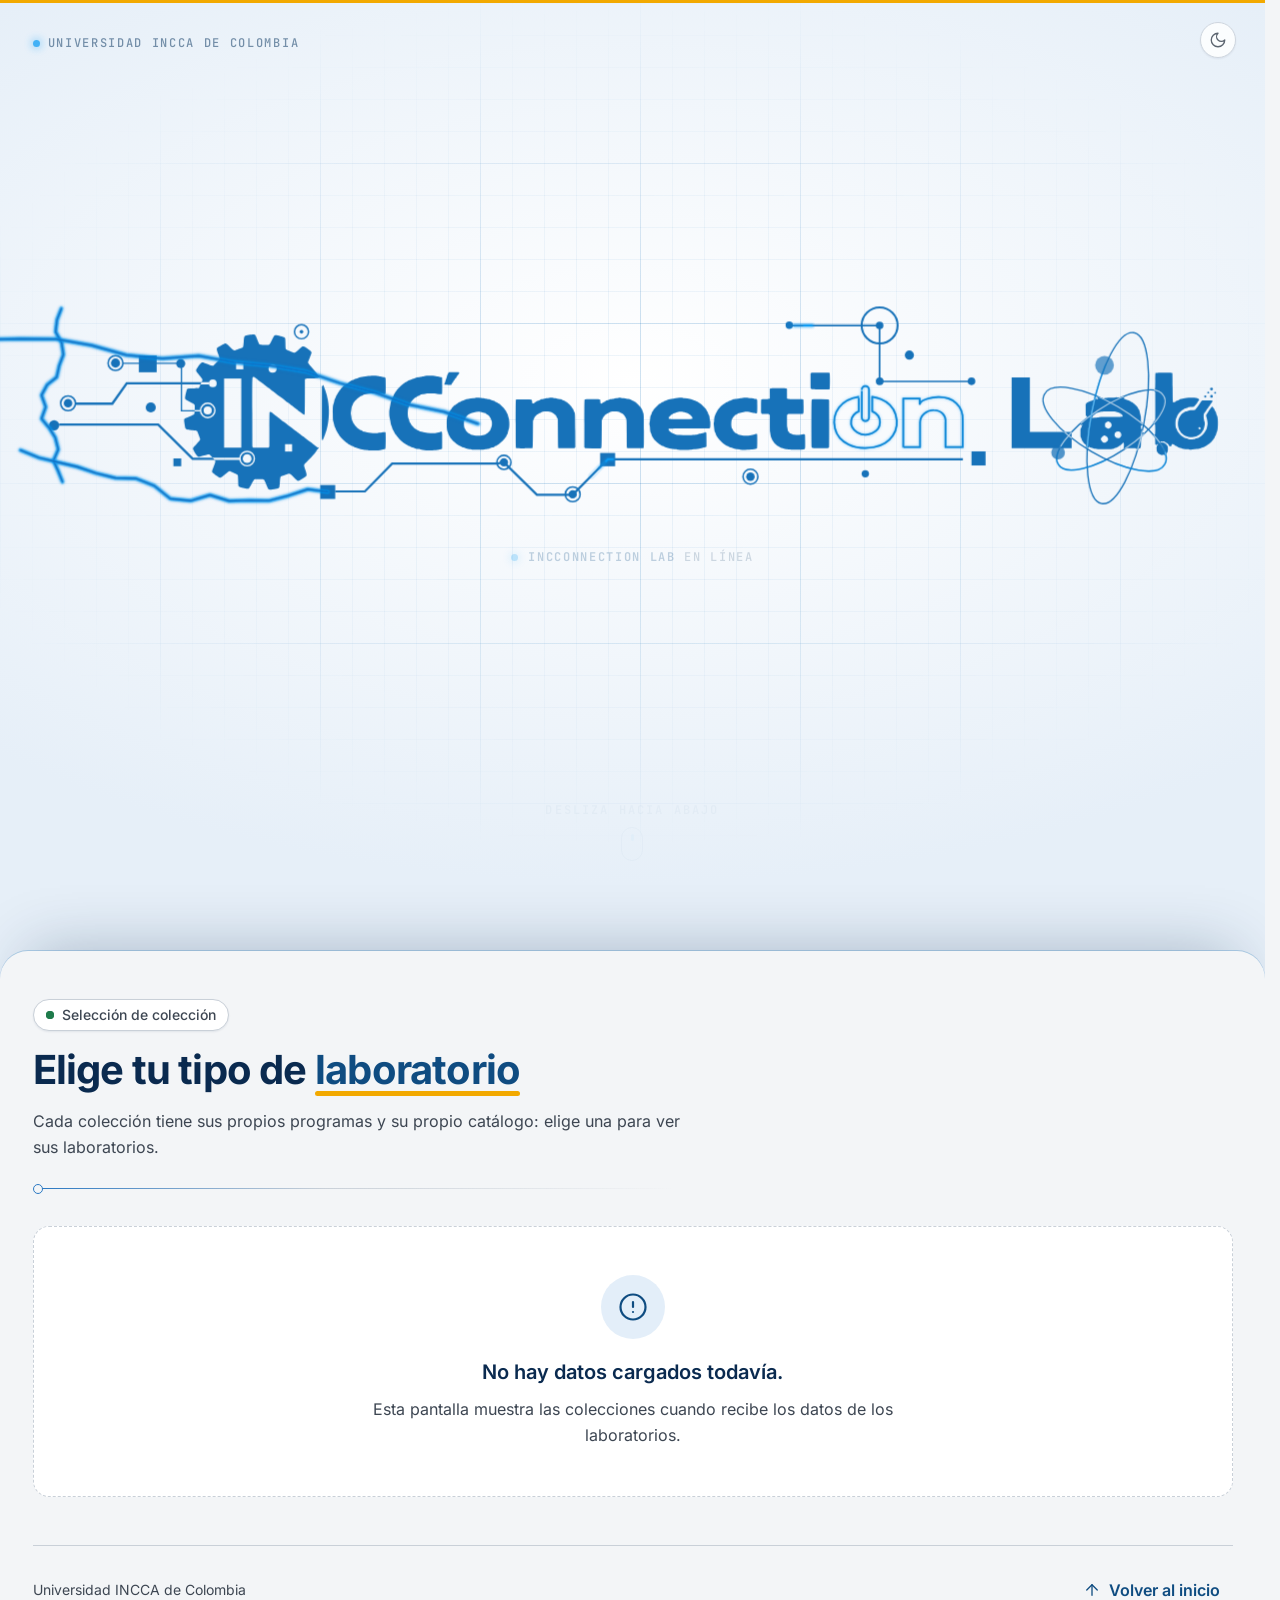
<file: index.html>
<!DOCTYPE html>
<html lang="es">
<head>
  <meta charset="UTF-8" />
  <meta name="viewport" content="width=device-width, initial-scale=1, viewport-fit=cover" />
  <title>Laboratorios · INCConnection Lab</title>
  <meta name="color-scheme" content="light dark" />
  <!-- theme-color = --incca-primary-900 en claro y el fondo del tema oscuro (diseño/DESIGN.md §3.1 y §3.7) -->
  <meta name="theme-color" media="(prefers-color-scheme: light)" content="#0A2A4F" />
  <meta name="theme-color" media="(prefers-color-scheme: dark)" content="#060F1E" />
  <link rel="icon" href="data:," />
  <!-- Tema guardado: va antes del CSS para que no parpadee -->
  <script src="./assets/js/tema-init.js?v=2.1.0"></script>
  <link rel="preload" href="./assets/fonts/inter-latin-wght-normal.woff2" as="font" type="font/woff2" crossorigin />
  <link rel="preload" href="./assets/fonts/jetbrains-mono-latin-wght-normal.woff2" as="font" type="font/woff2" crossorigin />
  <link rel="stylesheet" href="./assets/css/styles.css?v=2.1.0" />
  <link rel="stylesheet" href="./assets/css/logo-intro.css?v=2.1.0" />
  <link rel="stylesheet" href="./assets/css/index-styles.css?v=2.1.0" />
</head>
<body>
  <noscript>
    <div class="noscript-full">Esta página necesita JavaScript habilitado.</div>
  </noscript>
  <main id="app"><!-- todo el contenido lo inyecta assets/js/index-main.js --></main>
  <script src="./assets/js/visor-ui.js?v=2.1.0"></script>
  <!-- Intro del logo (opcional): geometría vectorial generada + animación. Sin estos dos, la pantalla muestra solo el selector. -->
  <script src="./assets/js/logo-intro-svg.js?v=2.1.0"></script>
  <script src="./assets/js/logo-intro.js?v=2.1.0"></script>
  <script src="./assets/js/index-main.js?v=2.1.0"></script>
</body>
</html>
</file>
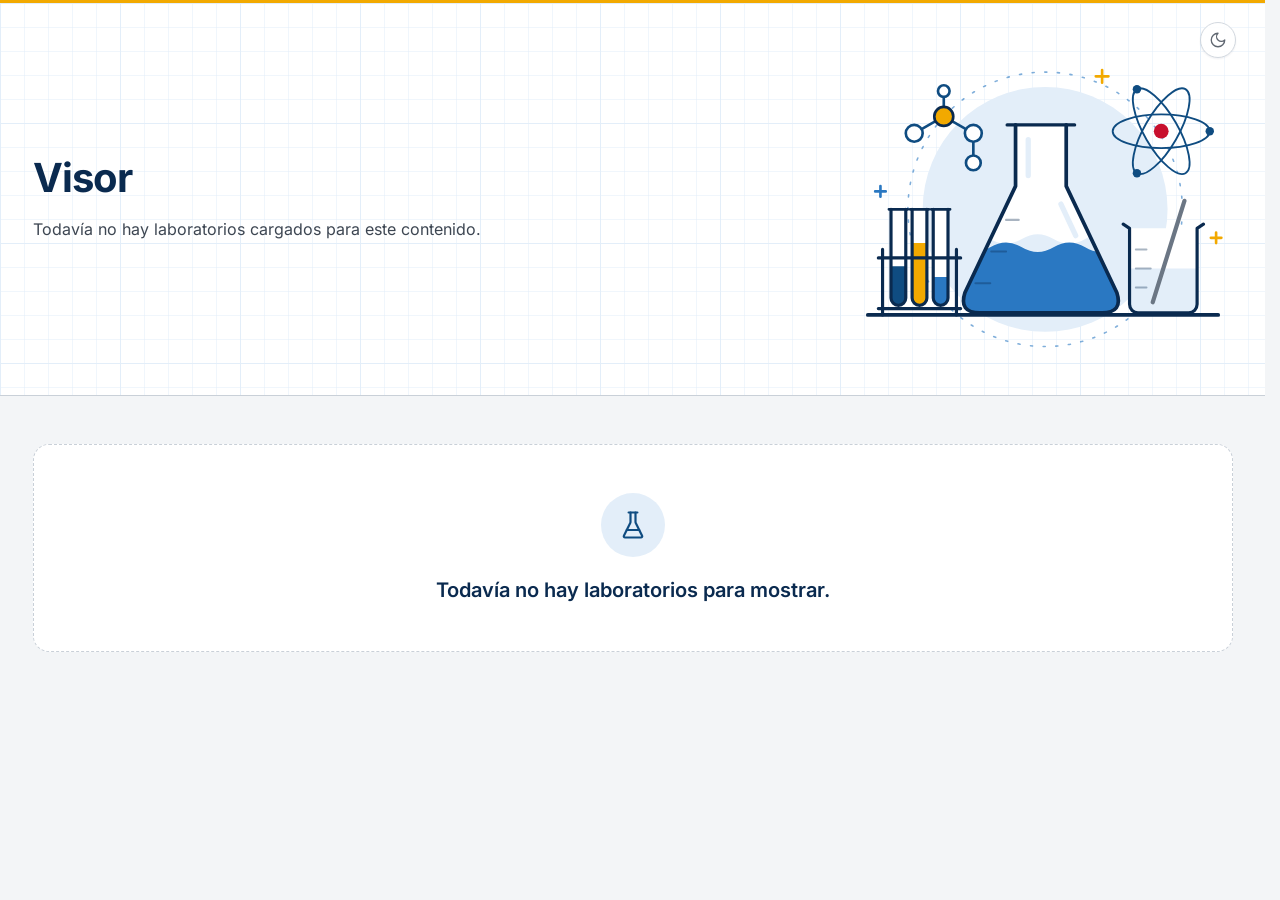
<file: catalogo.html>
<!DOCTYPE html>
<html lang="es">
<head>
  <meta charset="UTF-8" />
  <meta name="viewport" content="width=device-width, initial-scale=1, viewport-fit=cover" />
  <title>Visor</title>
  <meta name="color-scheme" content="light dark" />
  <!-- theme-color = --incca-primary-900 en claro y el fondo del tema oscuro (diseño/DESIGN.md §3.1 y §3.7) -->
  <meta name="theme-color" media="(prefers-color-scheme: light)" content="#0A2A4F" />
  <meta name="theme-color" media="(prefers-color-scheme: dark)" content="#060F1E" />
  <link rel="icon" href="data:," />
  <!-- Tema guardado: va antes del CSS para que no parpadee -->
  <script src="./assets/js/tema-init.js?v=2.1.0"></script>
  <link rel="preload" href="./assets/fonts/inter-latin-wght-normal.woff2" as="font" type="font/woff2" crossorigin />
  <link rel="stylesheet" href="./assets/css/styles.css?v=2.1.0" />
</head>
<body>
  <noscript>
    <div class="noscript-full">Este visor necesita JavaScript habilitado para mostrar los laboratorios.</div>
  </noscript>
  <main id="app"><!-- todo el contenido lo inyecta assets/js/main.js --></main>
  <script src="./assets/js/visor-ui.js?v=2.1.0"></script>
  <script src="./assets/js/main.js?v=2.1.0"></script>
</body>
</html>
</file>
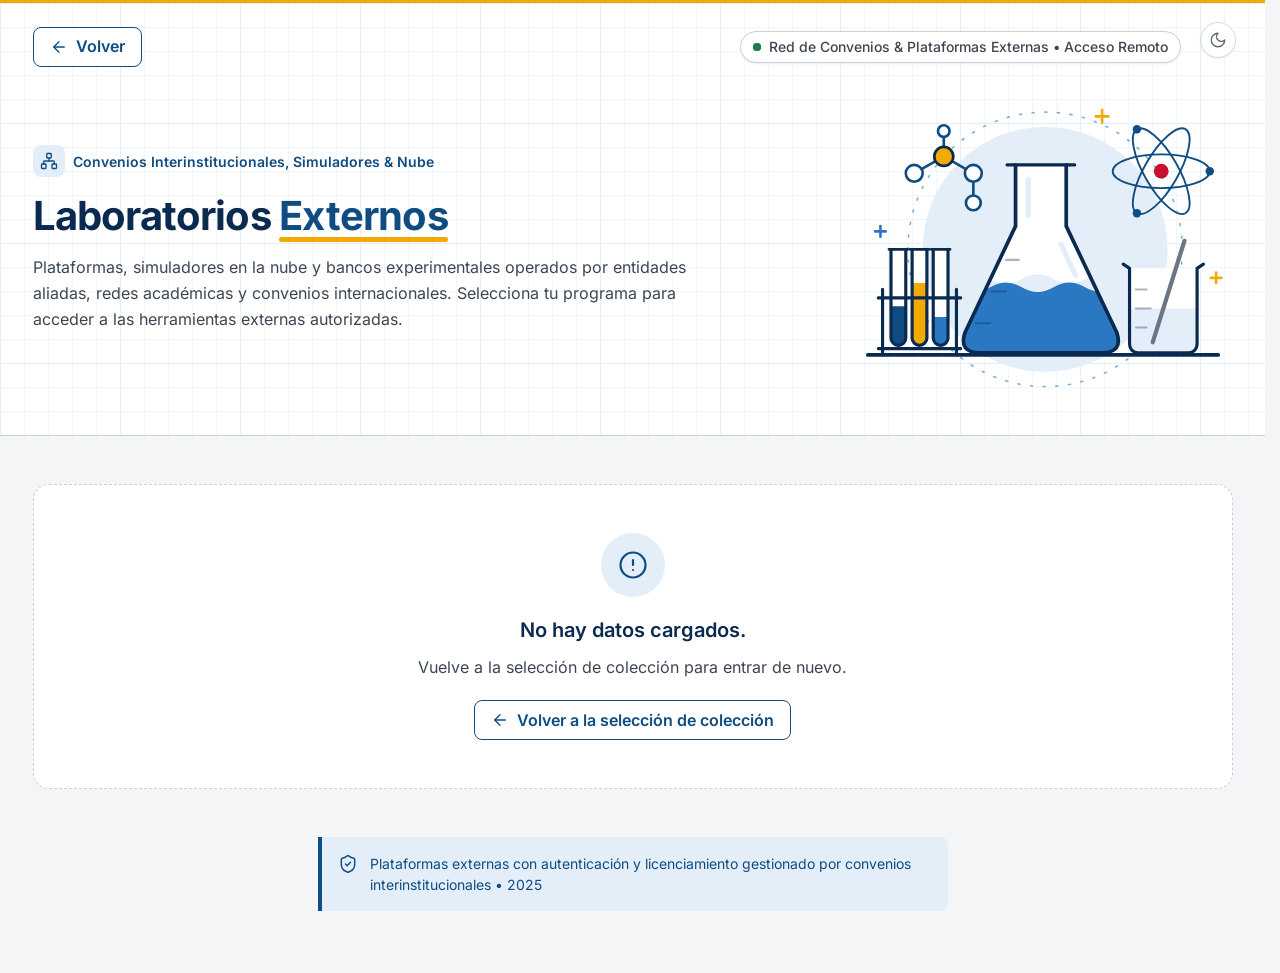
<file: programa.html>
<!DOCTYPE html>
<html lang="es">
<head>
  <meta charset="utf-8" />
  <meta name="viewport" content="width=device-width, initial-scale=1, viewport-fit=cover" />
  <title>Laboratorios Externos &amp; Convenios - Selección de Programa (U.INCCA)</title>
  <meta name="color-scheme" content="light dark" />
  <!-- theme-color = --incca-primary-900 en claro y el fondo del tema oscuro (diseño/DESIGN.md §3.1 y §3.7) -->
  <meta name="theme-color" media="(prefers-color-scheme: light)" content="#0A2A4F" />
  <meta name="theme-color" media="(prefers-color-scheme: dark)" content="#060F1E" />
  <link rel="icon" href="data:," />
  <!-- Tema guardado: va antes del CSS para que no parpadee -->
  <script src="assets/js/tema-init.js?v=2.1.0"></script>
  <link rel="preload" href="assets/fonts/inter-latin-wght-normal.woff2" as="font" type="font/woff2" crossorigin />
  <link rel="stylesheet" href="assets/css/styles.css?v=2.1.0" />
  <link rel="stylesheet" href="assets/css/programa-styles.css?v=2.1.0" />
</head>
<body>
  <noscript>
    <div class="noscript-full">Esta página necesita JavaScript habilitado.</div>
  </noscript>
  <main id="app">
    <!-- Encabezado: los textos con id los ajusta programa-main.js según ?coleccion= -->
    <section class="hero">
      <div class="container">
        <div class="topbar">
          <a class="btn btn--secondary" href="index.html">
            <svg class="icon icon--arrow-left" aria-hidden="true" focusable="false"><use href="#i-arrow-left"></use></svg>
            <span>Volver</span>
          </a>
          <span class="status-chip">
            <span class="status-chip__led" aria-hidden="true"></span>
            <span id="topBadgeText">Red de Convenios &amp; Plataformas Externas • Acceso Remoto</span>
          </span>
        </div>
        <div class="hero__inner">
          <div class="hero__text">
            <p class="hero__eyebrow">
              <span class="hero__eyebrow-icon"><svg class="icon" id="heroBadgeIcon" aria-hidden="true" focusable="false"><use href="#i-network"></use></svg></span>
              <span id="heroBadgeText">Convenios Interinstitucionales, Simuladores &amp; Nube</span>
            </p>
            <h1 class="hero__title">Laboratorios <span class="hero__highlight" id="heroTitleWord">Externos</span></h1>
            <p class="hero__lead" id="heroDescription">Plataformas, simuladores en la nube y bancos experimentales operados por entidades aliadas, redes académicas y convenios internacionales. Selecciona tu programa para acceder a las herramientas externas autorizadas.</p>
          </div>
          <div class="hero__art" data-visor-arte="laboratorio"></div>
        </div>
      </div>
    </section>

    <!-- Grilla de programas (derivada de window.name, sin fetch propio) -->
    <section class="content">
      <div class="container">
        <div class="program-grid" id="programsGrid">
          <p class="loader loader__text" id="programsLoading">Cargando programas…</p>
        </div>
        <div class="alert alert--info trust-note">
          <svg class="icon" aria-hidden="true" focusable="false"><use href="#i-shield"></use></svg>
          <p id="trustText">Plataformas externas con autenticación y licenciamiento gestionado por convenios interinstitucionales • 2025</p>
        </div>
      </div>
    </section>

    <footer class="site-footer">
      <div class="container site-footer__inner">
        <svg class="icon" aria-hidden="true" focusable="false"><use href="#i-flask"></use></svg>
        <span>Universidad INCCA de Colombia</span>
      </div>
    </footer>
  </main>
  <!-- Capa visual compartida (íconos, barra institucional, ilustración) -->
  <script src="assets/js/visor-ui.js?v=2.1.0"></script>
  <!-- Construcción dinámica de tarjetas de Programas + envío de datos al catálogo por window.name -->
  <script src="assets/js/programa-main.js?v=2.1.0"></script>
</body>
</html>
</file>
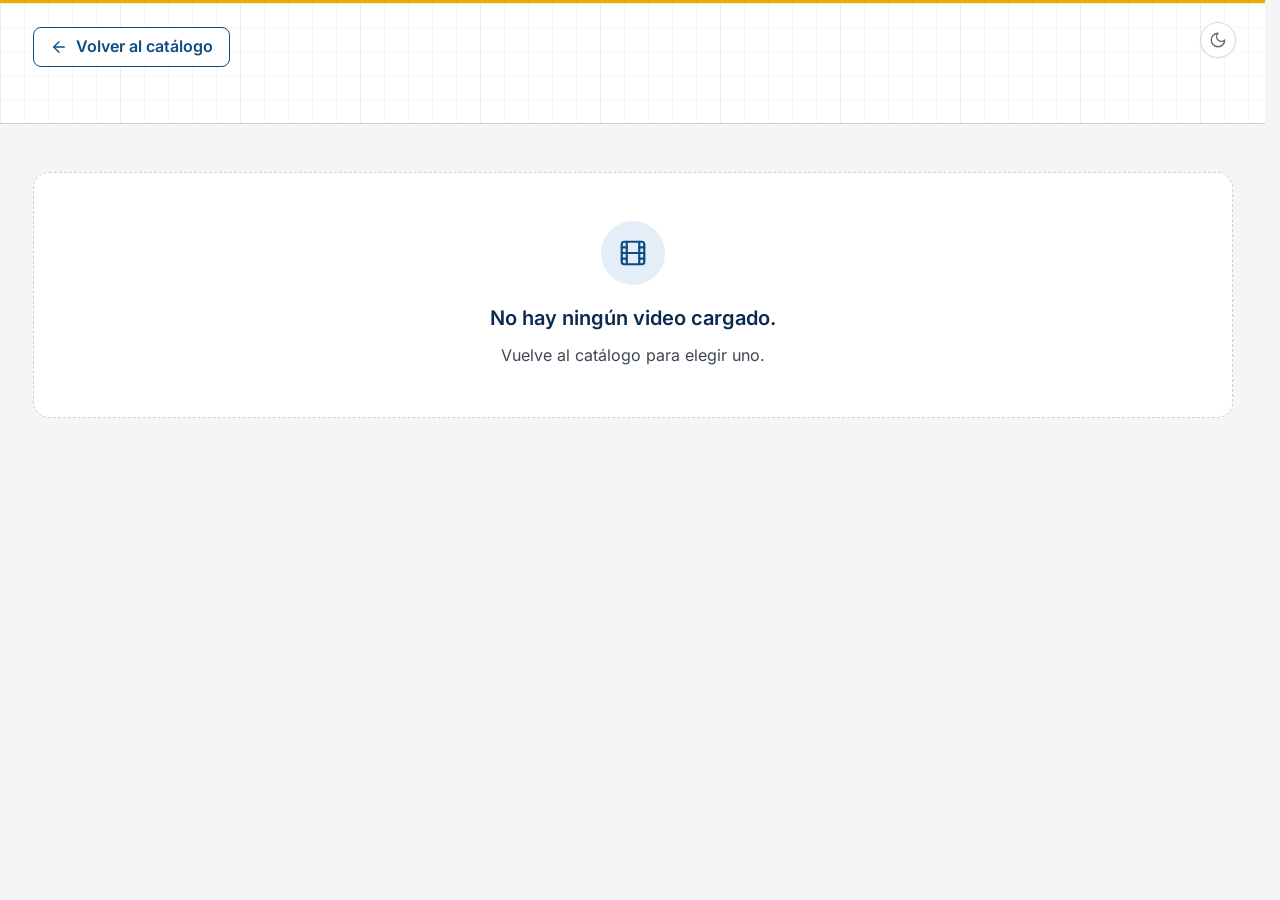
<file: video.html>
<!DOCTYPE html>
<html lang="es">
<head>
  <meta charset="UTF-8" />
  <meta name="viewport" content="width=device-width, initial-scale=1, viewport-fit=cover" />
  <title>Laboratorio Vivo</title>
  <meta name="color-scheme" content="light dark" />
  <!-- theme-color = --incca-primary-900 en claro y el fondo del tema oscuro (diseño/DESIGN.md §3.1 y §3.7) -->
  <meta name="theme-color" media="(prefers-color-scheme: light)" content="#0A2A4F" />
  <meta name="theme-color" media="(prefers-color-scheme: dark)" content="#060F1E" />
  <link rel="icon" href="data:," />
  <!-- Tema guardado: va antes del CSS para que no parpadee -->
  <script src="./assets/js/tema-init.js?v=2.1.0"></script>
  <link rel="preload" href="./assets/fonts/inter-latin-wght-normal.woff2" as="font" type="font/woff2" crossorigin />
  <link rel="stylesheet" href="./assets/css/styles.css?v=2.1.0" />
</head>
<body>
  <noscript>
    <div class="noscript-full">Esta página necesita JavaScript habilitado.</div>
  </noscript>
  <main id="app"><!-- todo el contenido lo inyecta assets/js/video-main.js --></main>
  <script src="./assets/js/visor-ui.js?v=2.1.0"></script>
  <script src="./assets/js/video-main.js?v=2.1.0"></script>
</body>
</html>
</file>
<file: assets/css/styles.css>
/* ==========================================================================
   Visor de Laboratorios · Universidad INCCA de Colombia
   --------------------------------------------------------------------------
   Hoja de estilos compartida por las 4 pantallas del visor (index, programa,
   catalogo y video). CSS escrito a mano: sin Tailwind, sin frameworks y sin
   CDN (fuentes autohospedadas en ../fonts, íconos SVG propios en
   assets/js/visor-ui.js). No depende de ningún módulo del proyecto: solo
   estiliza lo que cada pantalla genera a partir del JSON de window.name.

   Sistema de diseño: diseño/DESIGN.md
   - Solo tokens --incca-* (§3) y sus roles de tema --tema-* (§3.7, ver
     sección 2b). Los pocos valores derivados (transparencia del overlay,
     escalas de espacio y tipografía) salen de esos mismos tokens y están
     declarados en :root.
   - Tema claro y oscuro: automático según el sistema, con botón para
     cambiarlo (assets/js/visor-ui.js). Los componentes solo usan roles
     --tema-*; la paleta --incca-* queda para lo que no cambia de tema.
   - Mobile first. Breakpoints: sm 576 · md 768 · lg 992 · xl 1200.
   - Interacción: transiciones <= 200 ms, solo opacity y transform (§6).
   - Desviación declarada (pedido explícito del proyecto, §0 regla 4): la
     ilustración de laboratorio, el cargador y los estados vacíos usan
     animaciones ambientales en bucle, lentas y sutiles (burbujas, órbitas,
     oleaje). También animan solo opacity/transform y se apagan con
     prefers-reduced-motion.
   ========================================================================== */

/* 1. Fuentes autohospedadas (SIL Open Font License, ver ../fonts/) ------- */

@font-face {
  font-family: "Inter";
  font-style: normal;
  font-weight: 100 900;
  font-display: swap;
  src: url("../fonts/inter-latin-wght-normal.woff2") format("woff2");
  unicode-range: U+0000-00FF, U+0131, U+0152-0153, U+02BB-02BC, U+02C6, U+02DA, U+02DC, U+0304, U+0308, U+0329, U+2000-206F, U+20AC, U+2122, U+2191, U+2193, U+2212, U+2215, U+FEFF, U+FFFD;
}

@font-face {
  font-family: "JetBrains Mono";
  font-style: normal;
  font-weight: 100 800;
  font-display: swap;
  src: url("../fonts/jetbrains-mono-latin-wght-normal.woff2") format("woff2");
  unicode-range: U+0000-00FF, U+0131, U+0152-0153, U+02BB-02BC, U+02C6, U+02DA, U+02DC, U+0304, U+0308, U+0329, U+2000-206F, U+20AC, U+2122, U+2191, U+2193, U+2212, U+2215, U+FEFF, U+FFFD;
}

/* 2. Tokens (DESIGN.md §3 y §4.1) ---------------------------------------- */

:root {
  /* §3.1 Color de marca */
  --incca-primary-900: #0A2A4F;
  --incca-primary-700: #0F4C81;
  --incca-primary-500: #2A78C2;
  --incca-primary-100: #E3EEF9;
  --incca-accent-600: #C8102E;
  --incca-accent-100: #FCE8EB;
  --incca-gold-500: #F2A900;

  /* §3.2 Neutros */
  --incca-neutral-900: #1A1F26;
  --incca-neutral-700: #3D4652;
  --incca-neutral-500: #6B7684;
  --incca-neutral-300: #C9D0D8;
  --incca-neutral-100: #F3F5F7;
  --incca-white: #FFFFFF;

  /* §3.3 Semánticos y su fondo asociado */
  --incca-success: #1E7B4B;
  --incca-success-bg: #E4F4EB;
  --incca-warning: #8A5A00;
  --incca-warning-bg: #FFF3D6;
  --incca-danger: #B3261E;
  --incca-danger-bg: #FCE9E7;
  --incca-info: #0F4C81;
  --incca-info-bg: #E3EEF9;

  /* §3.5 Tipografía */
  --incca-font-sans: "Inter", "Segoe UI", system-ui, -apple-system, sans-serif;
  --incca-font-mono: "JetBrains Mono", "Consolas", monospace;
  --incca-text-display: 2.5rem;   /* 40 px · 700 · 1.15 */
  --incca-text-h1: 2rem;          /* 32 px · 700 · 1.2  */
  --incca-text-h2: 1.5rem;        /* 24 px · 600 · 1.25 */
  --incca-text-h3: 1.25rem;       /* 20 px · 600 · 1.3  */
  --incca-text-body: 1rem;        /* 16 px · 400 · 1.6  */
  --incca-text-small: 0.875rem;   /* 14 px · 400 · 1.5  */
  --incca-text-caption: 0.75rem;  /* 12 px · 500 · 1.4  */

  /* §3.6 Espaciado (escala base 4 px), radios y sombras */
  --incca-space-1: 4px;
  --incca-space-2: 8px;
  --incca-space-3: 12px;
  --incca-space-4: 16px;
  --incca-space-5: 24px;
  --incca-space-6: 32px;
  --incca-space-7: 48px;
  --incca-space-8: 64px;
  --incca-radius-sm: 4px;
  --incca-radius-md: 8px;
  --incca-radius-lg: 16px;
  --incca-shadow-sm: 0 1px 2px rgba(10,42,79,.08);
  --incca-shadow-md: 0 4px 12px rgba(10,42,79,.12);

  /* Derivado: primary-900 al 60 % para el fondo del modal */
  --incca-overlay: rgba(10, 42, 79, .6);

  /* Movimiento (§6) */
  --incca-duration: 200ms;
  --incca-duration-fast: 150ms;
  --incca-ease: cubic-bezier(.2, .7, .2, 1);

  /* Layout: contenedor = breakpoint xl */
  --incca-container: 1200px;
  --incca-gutter: var(--incca-space-4);
}

@media (min-width: 768px) {
  :root { --incca-gutter: var(--incca-space-5); }
}

@media (min-width: 992px) {
  :root { --incca-gutter: var(--incca-space-6); }
}

/* 2b. Tema claro / oscuro ------------------------------------------------
   Los tokens --incca-* de arriba son la PALETA: valores fijos, tal como los
   define diseño/DESIGN.md §3. Lo que cambia con el tema no los usa directo:
   usa estos ROLES --tema-*. En el tema claro apuntan a la paleta (el visor se
   ve exactamente como antes); en el oscuro toman los valores de
   DESIGN.md §3.7.
   - Sin preferencia guardada manda el sistema (prefers-color-scheme).
   - Con preferencia guardada (botón de tema de visor-ui.js) <html data-tema>
     vale "claro" u "oscuro" y la fuerza.
   - El bloque oscuro se declara dos veces (media query y atributo) porque
     CSS no permite compartir un bloque entre ambas condiciones: mantenerlos
     iguales.
   Las zonas que son oscuras en los dos temas (pie, reproductor y miniatura
   de video) siguen usando la paleta directa. */

:root {
  color-scheme: light;

  --tema-fondo: var(--incca-neutral-100);        /* fondo de página */
  --tema-fondo-2: var(--incca-neutral-100);      /* zonas hundidas dentro de una superficie */
  --tema-superficie: var(--incca-white);         /* tarjetas, campos, modal */
  --tema-suave: var(--incca-primary-100);        /* fondo suave de marca */
  --tema-borde: var(--incca-neutral-300);
  --tema-borde-fuerte: var(--incca-neutral-500);
  --tema-borde-campo: var(--incca-neutral-300);   /* borde de campos y botones de filtro (en oscuro, >= 3:1) */
  --tema-texto: var(--incca-neutral-900);
  --tema-texto-2: var(--incca-neutral-700);
  --tema-texto-3: var(--incca-neutral-500);
  --tema-titulo: var(--incca-primary-900);
  --tema-marca: var(--incca-primary-700);        /* enlaces, íconos, trazos */
  --tema-anillo: var(--incca-primary-500);       /* foco, hover y azul medio de las ilustraciones */
  --tema-boton: var(--incca-primary-700);
  --tema-boton-hover: var(--incca-primary-500);
  --tema-sobre-boton: var(--incca-white);
}

@media (prefers-color-scheme: dark) {
  :root:not([data-tema="claro"]) {
    color-scheme: dark;

    --tema-fondo: #060F1E;
    --tema-fondo-2: #0A1A31;
    --tema-superficie: #0D1F38;
    --tema-suave: #12305A;
    --tema-borde: #22406A;
    --tema-borde-fuerte: #3A5F8F;
    --tema-borde-campo: #4A739F;
    --tema-texto: #E6EEF8;
    --tema-texto-2: #B3C4DA;
    --tema-texto-3: #8CA1BD;
    --tema-titulo: #F2F7FD;
    --tema-marca: #74B7F5;
    --tema-anillo: #4A9BE8;
    --tema-boton: #5AA9F0;
    --tema-boton-hover: #7DBDF7;
    --tema-sobre-boton: #04152B;

    --incca-success: #5FD39B;
    --incca-success-bg: #0E3324;
    --incca-warning: #F2C66D;
    --incca-warning-bg: #3A2B07;
    --incca-danger: #FF9C93;
    --incca-danger-bg: #3D1512;
    --incca-info: #8EC5F7;
    --incca-info-bg: #10294B;

    --incca-shadow-sm: 0 1px 2px rgba(0, 0, 0, .45);
    --incca-shadow-md: 0 8px 22px rgba(0, 0, 0, .5);
    --incca-overlay: rgba(2, 8, 18, .72);
  }
}

:root[data-tema="oscuro"] {
  color-scheme: dark;

  --tema-fondo: #060F1E;
  --tema-fondo-2: #0A1A31;
  --tema-superficie: #0D1F38;
  --tema-suave: #12305A;
  --tema-borde: #22406A;
  --tema-borde-fuerte: #3A5F8F;
  --tema-borde-campo: #4A739F;
  --tema-texto: #E6EEF8;
  --tema-texto-2: #B3C4DA;
  --tema-texto-3: #8CA1BD;
  --tema-titulo: #F2F7FD;
  --tema-marca: #74B7F5;
  --tema-anillo: #4A9BE8;
  --tema-boton: #5AA9F0;
  --tema-boton-hover: #7DBDF7;
  --tema-sobre-boton: #04152B;

  --incca-success: #5FD39B;
  --incca-success-bg: #0E3324;
  --incca-warning: #F2C66D;
  --incca-warning-bg: #3A2B07;
  --incca-danger: #FF9C93;
  --incca-danger-bg: #3D1512;
  --incca-info: #8EC5F7;
  --incca-info-bg: #10294B;

  --incca-shadow-sm: 0 1px 2px rgba(0, 0, 0, .45);
  --incca-shadow-md: 0 8px 22px rgba(0, 0, 0, .5);
  --incca-overlay: rgba(2, 8, 18, .72);
}

/* 3. Base ----------------------------------------------------------------- */

*, *::before, *::after {
  box-sizing: border-box;
}

html {
  -webkit-text-size-adjust: 100%;
  text-size-adjust: 100%;
  scrollbar-gutter: stable;
}

body {
  margin: 0;
  min-height: 100vh;
  min-height: 100dvh;
  display: flex;
  flex-direction: column;
  background: var(--tema-fondo);
  color: var(--tema-texto);
  font-family: var(--incca-font-sans);
  font-size: var(--incca-text-body);
  line-height: 1.6;
  -webkit-font-smoothing: antialiased;
  -moz-osx-font-smoothing: grayscale;
}

#app {
  flex: 1 0 auto;
  display: flex;
  flex-direction: column;
}

h1, h2, h3, h4, p, dl, dd {
  margin: 0;
}

a {
  color: var(--tema-marca);
  text-underline-offset: 3px;
}

button, input {
  font: inherit;
  color: inherit;
}

button {
  cursor: pointer;
}

img {
  display: block;
  max-width: 100%;
}

:focus-visible {
  outline: 2px solid var(--tema-anillo);
  outline-offset: 2px;
}

::selection {
  background: var(--tema-suave);
  color: var(--tema-titulo);
}

/* 4. Utilidades ----------------------------------------------------------- */

.container {
  width: 100%;
  max-width: calc(var(--incca-container) + 2 * var(--incca-gutter));
  margin-inline: auto;
  padding-inline: var(--incca-gutter);
}

.visually-hidden {
  position: absolute;
  width: 1px;
  height: 1px;
  margin: -1px;
  padding: 0;
  overflow: hidden;
  clip-path: inset(50%);
  white-space: nowrap;
  border: 0;
}

.font-mono {
  font-family: var(--incca-font-mono);
}

.icon {
  display: inline-block;
  flex-shrink: 0;
  width: 1.25em;
  height: 1.25em;
  vertical-align: -0.25em;
  fill: none;
  stroke: currentColor;
  stroke-width: 1.75;
  stroke-linecap: round;
  stroke-linejoin: round;
}

.icon-sprite {
  position: absolute;
  width: 0;
  height: 0;
  overflow: hidden;
}

/* Sin JavaScript */
.noscript-full {
  position: fixed;
  inset: 0;
  z-index: 9999;
  display: flex;
  align-items: center;
  justify-content: center;
  padding: var(--incca-space-6);
  background: var(--incca-primary-900);
  color: var(--incca-white);
  font-size: var(--incca-text-h3);
  font-weight: 600;
  line-height: 1.3;
  text-align: center;
}

/* 5. Barra institucional ------------------------------------------------- */

.site-header {
  background: var(--incca-primary-900);
  color: var(--incca-white);
  border-bottom: 3px solid var(--incca-gold-500);
}

.site-header__inner {
  display: flex;
  align-items: center;
  min-height: 64px;
}

.brand {
  display: inline-flex;
  align-items: center;
  gap: var(--incca-space-3);
}

.brand__seal {
  display: inline-flex;
  align-items: center;
  justify-content: center;
  width: 40px;
  height: 40px;
  border-radius: var(--incca-radius-md);
  background: var(--incca-gold-500);
  color: var(--incca-primary-900);
}

.brand__seal .icon {
  width: 24px;
  height: 24px;
  stroke-width: 2;
}

.brand__text {
  display: flex;
  flex-direction: column;
  line-height: 1.2;
}

.brand__name {
  font-weight: 700;
  letter-spacing: .01em;
}

.brand__product {
  font-size: var(--incca-text-caption);
  font-weight: 500;
  letter-spacing: .08em;
  text-transform: uppercase;
  color: var(--incca-primary-100);
}

@media (max-width: 767.98px) {
  .brand__name-long {
    position: absolute;
    width: 1px;
    height: 1px;
    overflow: hidden;
    clip-path: inset(50%);
    white-space: nowrap;
  }
}

@media (min-width: 768px) {
  .brand__name-short { display: none; }
}

/* 5b. Botón de tema (claro / oscuro) -------------------------------------
   Ícono sutil, fijo arriba a la derecha y alineado con el contenedor. Lo
   inserta visor-ui.js en todas las pantallas; .topbar le reserva su lugar.
   El ícono es el del tema al que se cambia (luna en claro, sol en oscuro). */

.tema-dock {
  position: fixed;
  top: 0;
  left: 0;
  right: 0;
  z-index: 45;
  pointer-events: none;
  transition: transform var(--incca-duration) var(--incca-ease), opacity var(--incca-duration) var(--incca-ease);
}

/* Al bajar por la página se esconde para no tapar el contenido (visor-ui.js) */
.tema-dock.is-oculto:not(:focus-within) {
  opacity: 0;
  transform: translateY(-16px);
}

.tema-dock.is-oculto:not(:focus-within) .tema-toggle {
  pointer-events: none;
}

.tema-dock__inner {
  display: flex;
  justify-content: flex-end;
  padding-top: max(18px, calc(env(safe-area-inset-top) + 8px));
}

.tema-toggle {
  position: relative;
  display: inline-flex;
  align-items: center;
  justify-content: center;
  width: 44px;
  height: 44px;
  padding: 0;
  border: 0;
  border-radius: 50%;
  background: transparent;
  color: var(--tema-texto-2);
  pointer-events: auto;
  -webkit-tap-highlight-color: transparent;
}

.tema-toggle__disc {
  position: relative;
  display: block;
  width: 36px;
  height: 36px;
  border: 1px solid var(--tema-borde);
  border-radius: 50%;
  background: var(--tema-superficie);
  box-shadow: var(--incca-shadow-sm);
  opacity: .82;
  transition: opacity var(--incca-duration-fast) var(--incca-ease), transform var(--incca-duration-fast) var(--incca-ease);
}

.tema-toggle:hover .tema-toggle__disc,
.tema-toggle:focus-visible .tema-toggle__disc {
  opacity: 1;
  border-color: var(--tema-anillo);
}

.tema-toggle:active .tema-toggle__disc {
  transform: scale(.94);
}

.tema-toggle:focus-visible {
  outline: 2px solid var(--tema-anillo);
  outline-offset: 0;
}

.tema-toggle .icon {
  position: absolute;
  top: 50%;
  left: 50%;
  width: 18px;
  height: 18px;
  margin: -9px 0 0 -9px;
  transition: transform var(--incca-duration) var(--incca-ease), opacity var(--incca-duration) var(--incca-ease);
}

.tema-toggle__sol {
  opacity: 0;
  transform: rotate(-90deg) scale(.5);
}

.tema-toggle[data-modo="oscuro"] .tema-toggle__luna {
  opacity: 0;
  transform: rotate(90deg) scale(.5);
}

.tema-toggle[data-modo="oscuro"] .tema-toggle__sol {
  opacity: 1;
  transform: none;
}

/* 6. Hero (encabezado de cada pantalla) --------------------------------- */

.hero {
  position: relative;
  isolation: isolate;
  overflow: hidden;
  background: var(--tema-superficie);
  border-bottom: 1px solid var(--tema-borde);
}

/* Papel milimetrado: líneas finas cada 24 px y más marcadas cada 120 px.
   El dibujo es una máscara; el color sale del token primary-100. */
.hero::before {
  content: "";
  position: absolute;
  inset: 0;
  z-index: -1;
  background-color: var(--tema-suave);
  -webkit-mask: url("data:image/svg+xml,%3Csvg xmlns='http://www.w3.org/2000/svg' width='120' height='120'%3E%3Cg fill='none' stroke='black'%3E%3Cpath stroke-opacity='.55' d='M0 24.5h120M0 48.5h120M0 72.5h120M0 96.5h120M24.5 0v120M48.5 0v120M72.5 0v120M96.5 0v120'/%3E%3Cpath d='M0 .5h120M.5 0v120'/%3E%3C/g%3E%3C/svg%3E") 0 0 / 120px 120px repeat;
  mask: url("data:image/svg+xml,%3Csvg xmlns='http://www.w3.org/2000/svg' width='120' height='120'%3E%3Cg fill='none' stroke='black'%3E%3Cpath stroke-opacity='.55' d='M0 24.5h120M0 48.5h120M0 72.5h120M0 96.5h120M24.5 0v120M48.5 0v120M72.5 0v120M96.5 0v120'/%3E%3Cpath d='M0 .5h120M.5 0v120'/%3E%3C/g%3E%3C/svg%3E") 0 0 / 120px 120px repeat;
  pointer-events: none;
}

.topbar {
  display: flex;
  flex-wrap: wrap;
  align-items: center;
  justify-content: space-between;
  gap: var(--incca-space-3);
  padding-top: var(--incca-space-5);
  padding-right: 52px; /* lugar del botón de tema (fijo, arriba a la derecha) */
}

.topbar__spacer {
  display: block;
}

.hero__inner {
  display: grid;
  gap: var(--incca-space-6);
  padding-block: var(--incca-space-5) var(--incca-space-7);
}

.hero__text {
  min-width: 0;
}

.hero__art {
  display: none;
}

@media (min-width: 992px) {
  .hero__inner {
    grid-template-columns: minmax(0, 1fr) 380px;
    align-items: center;
    padding-block: var(--incca-space-5) var(--incca-space-7);
  }

  .hero__art {
    display: block;
  }
}

.hero__eyebrow {
  display: inline-flex;
  align-items: center;
  gap: var(--incca-space-2);
  margin-bottom: var(--incca-space-4);
  color: var(--tema-marca);
  font-size: var(--incca-text-small);
  font-weight: 600;
  line-height: 1.5;
}

.hero__eyebrow-icon {
  display: inline-flex;
  align-items: center;
  justify-content: center;
  width: 32px;
  height: 32px;
  border-radius: var(--incca-radius-md);
  background: var(--tema-suave);
}

.hero__eyebrow-icon .icon {
  width: 18px;
  height: 18px;
}

.hero__title {
  color: var(--tema-titulo);
  font-size: var(--incca-text-h1);
  font-weight: 700;
  line-height: 1.2;
  letter-spacing: -0.02em;
  text-wrap: balance;
}

@media (min-width: 768px) {
  .hero__title {
    font-size: var(--incca-text-display);
    line-height: 1.15;
  }
}

/* Palabra destacada del título, con subrayado gold-500 que se "traza" */
.hero__highlight {
  position: relative;
  display: inline-block;
  color: var(--tema-marca);
}

.hero__highlight::after {
  content: "";
  position: absolute;
  left: 0;
  right: 0;
  bottom: -0.06em;
  height: 0.12em;
  border-radius: var(--incca-radius-sm);
  background: var(--incca-gold-500);
  transform-origin: left center;
  animation: incca-trazo var(--incca-duration) var(--incca-ease) 180ms backwards;
}

.hero__lead {
  max-width: 70ch;
  margin-top: var(--incca-space-4);
  color: var(--tema-texto-2);
  text-wrap: pretty;
}

.hero__badges {
  display: flex;
  flex-wrap: wrap;
  gap: var(--incca-space-2);
  margin-bottom: var(--incca-space-4);
}

/* Entrada del hero: escalonada, 200 ms, solo opacity + transform */
.hero__text > * {
  animation: incca-subir var(--incca-duration) var(--incca-ease) backwards;
}

.hero__text > :nth-child(2) { animation-delay: 60ms; }
.hero__text > :nth-child(3) { animation-delay: 120ms; }
.hero__text > :nth-child(4) { animation-delay: 180ms; }

.hero__art {
  animation: incca-aparecer var(--incca-duration) var(--incca-ease) 120ms backwards;
}

/* Variante compacta (video.html): sin ilustración */
.hero--compact .hero__inner {
  grid-template-columns: minmax(0, 1fr);
  padding-block: var(--incca-space-5) var(--incca-space-6);
}

/* 7. Chip de estado con "LED" de instrumento ---------------------------- */

.status-chip {
  display: inline-flex;
  align-items: center;
  gap: var(--incca-space-2);
  min-height: 32px;
  max-width: 100%;
  padding: var(--incca-space-1) var(--incca-space-3);
  border: 1px solid var(--tema-borde);
  border-radius: var(--incca-radius-lg);
  background: var(--tema-superficie);
  box-shadow: var(--incca-shadow-sm);
  color: var(--tema-texto-2);
  font-size: var(--incca-text-small);
  font-weight: 500;
  line-height: 1.4;
}

.status-chip__led {
  position: relative;
  flex-shrink: 0;
  width: 8px;
  height: 8px;
  border-radius: 50%;
  background: var(--incca-success);
}

.status-chip__led::after {
  content: "";
  position: absolute;
  inset: 0;
  border-radius: 50%;
  background: var(--incca-success);
  animation: incca-led 2.4s ease-out infinite;
}

/* 8. Botones (DESIGN.md §5) ---------------------------------------------- */

.btn {
  display: inline-flex;
  align-items: center;
  justify-content: center;
  gap: var(--incca-space-2);
  min-height: 44px;
  padding: 0 var(--incca-space-4);
  border: 1px solid transparent;
  border-radius: var(--incca-radius-md);
  font-size: var(--incca-text-body);
  font-weight: 600;
  line-height: 1.2;
  text-decoration: none;
  white-space: nowrap;
  cursor: pointer;
  transition: transform var(--incca-duration-fast) var(--incca-ease);
}

@media (min-width: 768px) {
  .btn { min-height: 40px; }
}

.btn:active {
  transform: translateY(1px);
}

.btn .icon {
  width: 18px;
  height: 18px;
  transition: transform var(--incca-duration-fast) var(--incca-ease);
}

.btn--primary {
  background: var(--tema-boton);
  color: var(--tema-sobre-boton);
}

.btn--primary:hover {
  background: var(--tema-boton-hover);
}

.btn--secondary {
  background: var(--tema-superficie);
  border-color: var(--tema-marca);
  color: var(--tema-marca);
}

.btn--secondary:hover {
  background: var(--tema-suave);
}

.btn--tertiary {
  background: transparent;
  color: var(--tema-marca);
  padding-inline: var(--incca-space-3);
}

.btn--tertiary:hover {
  background: var(--tema-suave);
}

.btn--block {
  width: 100%;
}

@media (hover: hover) {
  .btn:hover .icon--arrow-right { transform: translateX(3px); }
  .btn:hover .icon--arrow-left { transform: translateX(-3px); }
}

/* 9. Chips, badges y alertas --------------------------------------------- */

.chip-list {
  display: flex;
  flex-wrap: wrap;
  gap: var(--incca-space-2);
  margin: 0;
  padding: 0;
  list-style: none;
}

.chip {
  display: inline-flex;
  align-items: center;
  gap: var(--incca-space-1);
  min-height: 28px;
  padding: 2px var(--incca-space-2);
  border: 1px solid var(--tema-borde);
  border-radius: var(--incca-radius-sm);
  background: var(--tema-fondo-2);
  color: var(--tema-texto);
  font-size: var(--incca-text-small);
  line-height: 1.4;
}

.chip--category {
  max-width: 100%;
  border-color: transparent;
  background: var(--tema-suave);
  color: var(--tema-titulo);
  font-weight: 600;
}

.chip--category .icon {
  width: 16px;
  height: 16px;
  color: var(--tema-marca);
}

.badge {
  display: inline-flex;
  align-items: center;
  gap: var(--incca-space-1);
  min-height: 24px;
  padding: 2px var(--incca-space-2);
  border-radius: var(--incca-radius-sm);
  font-size: var(--incca-text-caption);
  font-weight: 600;
  line-height: 1.4;
  letter-spacing: .02em;
  white-space: nowrap;
}

.badge .icon {
  width: 14px;
  height: 14px;
  stroke-width: 2.25;
}

.badge--success {
  background: var(--incca-success-bg);
  color: var(--incca-success);
}

.badge--warning {
  background: var(--incca-warning-bg);
  color: var(--incca-warning);
}

.badge--solid {
  background: var(--tema-boton);
  color: var(--tema-sobre-boton);
}

.badge--outline {
  border: 1px solid var(--tema-borde);
  background: var(--tema-superficie);
  color: var(--tema-titulo);
}

.alert {
  display: flex;
  align-items: flex-start;
  gap: var(--incca-space-3);
  padding: var(--incca-space-4);
  border-left: 4px solid;
  border-radius: 0 var(--incca-radius-md) var(--incca-radius-md) 0;
  font-size: var(--incca-text-small);
  line-height: 1.5;
}

.alert .icon {
  width: 20px;
  height: 20px;
  margin-top: 1px;
}

.alert--info {
  border-left-color: var(--incca-info);
  background: var(--incca-info-bg);
  color: var(--incca-info);
}

.section-title {
  display: flex;
  align-items: center;
  gap: var(--incca-space-2);
  margin-bottom: var(--incca-space-3);
  color: var(--tema-texto-2);
  font-size: var(--incca-text-small);
  font-weight: 600;
  line-height: 1.4;
  letter-spacing: .06em;
  text-transform: uppercase;
}

.section-title .icon {
  width: 18px;
  height: 18px;
  color: var(--tema-marca);
}

/* 10. Estructura de contenido y pie ------------------------------------- */

.content {
  flex: 1 0 auto;
  padding-block: var(--incca-space-6) var(--incca-space-7);
}

@media (min-width: 768px) {
  .content { padding-block: var(--incca-space-7) var(--incca-space-8); }
}

.site-footer {
  background: var(--incca-primary-900);
  color: var(--incca-white);
}

.site-footer__inner {
  display: flex;
  align-items: center;
  justify-content: center;
  gap: var(--incca-space-3);
  padding-block: var(--incca-space-5);
  font-size: var(--incca-text-small);
  line-height: 1.5;
  text-align: center;
}

.site-footer .icon {
  width: 20px;
  height: 20px;
  color: var(--incca-gold-500);
}

@media (max-width: 575.98px) {
  .site-footer__inner {
    flex-direction: column;
    gap: var(--incca-space-2);
  }
}

/* 11. Tarjetas (DESIGN.md §5: white, borde neutral-300, radio lg, sombra sm,
       padding 24 px) --------------------------------------------------------- */

.card {
  position: relative;
  padding: var(--incca-space-5);
  border: 1px solid var(--tema-borde);
  border-radius: var(--incca-radius-lg);
  background: var(--tema-superficie);
  box-shadow: var(--incca-shadow-sm);
}

/* Tarjeta clickeable: se eleva y aparece un anillo primary-500 con sombra md.
   El anillo es una capa aparte para animar solo su opacity. */
.card--interactive,
.lab-card {
  transition: transform var(--incca-duration) var(--incca-ease);
}

.card--interactive::before,
.lab-card::before {
  content: "";
  position: absolute;
  inset: -1px;
  z-index: 2;
  border: 1px solid var(--tema-anillo);
  border-radius: inherit;
  box-shadow: var(--incca-shadow-md);
  opacity: 0;
  pointer-events: none;
  transition: opacity var(--incca-duration) var(--incca-ease);
}

.card--interactive:focus-within::before,
.lab-card:focus-visible::before {
  opacity: 1;
}

@media (hover: hover) {
  .card--interactive:hover,
  .lab-card:hover {
    transform: translateY(-4px);
  }

  .card--interactive:hover::before,
  .lab-card:hover::before {
    opacity: 1;
  }
}

/* Enlace "estirado": toda la tarjeta es el área de clic del link, sin
   cambiar el link en sí (programa-main.js engancha su click al <a>). */
.card-link::after {
  content: "";
  position: absolute;
  inset: 0;
  z-index: 3;
  border-radius: var(--incca-radius-lg);
}

.card-link:focus-visible {
  outline: none;
}

.card-link:focus-visible::after {
  outline: 2px solid var(--tema-anillo);
  outline-offset: 2px;
}

/* 12. Pantalla 1 · tarjetas de colección --------------------------------- */

.collection-grid {
  display: grid;
  grid-template-columns: minmax(0, 1fr);
  gap: var(--incca-space-5);
}

@media (min-width: 768px) {
  .collection-grid { grid-template-columns: repeat(2, minmax(0, 1fr)); }
}

@media (min-width: 992px) {
  .collection-grid { grid-template-columns: repeat(3, minmax(0, 1fr)); }
}

.collection-card {
  display: flex;
  flex-direction: column;
  gap: var(--incca-space-4);
}

.collection-card__top {
  display: flex;
  align-items: flex-start;
  justify-content: space-between;
  gap: var(--incca-space-3);
}

.collection-card__title {
  color: var(--tema-titulo);
  font-size: var(--incca-text-h2);
  font-weight: 600;
  line-height: 1.25;
}

.collection-card__desc {
  color: var(--tema-texto-2);
}

.collection-card__footer {
  display: flex;
  flex-wrap: wrap;
  align-items: center;
  justify-content: space-between;
  gap: var(--incca-space-3);
  margin-top: auto;
  padding-top: var(--incca-space-4);
  border-top: 1px solid var(--tema-borde);
}

.collection-card__count {
  display: inline-flex;
  align-items: baseline;
  gap: var(--incca-space-2);
  color: var(--tema-texto-2);
  font-size: var(--incca-text-small);
}

.collection-card__count strong {
  color: var(--tema-titulo);
  font-family: var(--incca-font-mono);
  font-size: var(--incca-text-h2);
  font-weight: 700;
  line-height: 1;
}

.collection-card__count .icon {
  align-self: center;
  width: 18px;
  height: 18px;
}

/* Cifra grande arriba y unidad debajo: deja lugar a "Ingresar" en la
   misma fila aun en tarjetas angostas. */
.collection-card__count--stack {
  flex-direction: column;
  align-items: flex-start;
  gap: var(--incca-space-1);
  line-height: 1.2;
}

.collection-card__disabled {
  color: var(--tema-texto-2);
  font-size: var(--incca-text-small);
  font-weight: 600;
}

.collection-card--inactive {
  border-style: dashed;
  background: var(--tema-fondo-2);
  box-shadow: none;
}

.collection-card--inactive .collection-card__title {
  color: var(--tema-texto-2);
}

/* Arte de colección (64 px) */
.collection-art {
  width: 64px;
  height: 64px;
  overflow: visible;
}

.collection-art__base { fill: var(--tema-suave); }

.collection-art__track {
  fill: none;
  stroke: var(--tema-anillo);
  stroke-width: 1.5;
  stroke-dasharray: 2 5;
  stroke-linecap: round;
}

.collection-art__stroke {
  fill: none;
  stroke: var(--tema-marca);
  stroke-width: 2.25;
  stroke-linecap: round;
  stroke-linejoin: round;
}

.collection-art__orbit,
.collection-art__reel {
  transform-box: fill-box;
  transform-origin: center;
  animation: incca-girar 9s linear infinite;
}

.collection-art__satellite { fill: var(--incca-accent-600); }

.collection-art__reel-body {
  fill: var(--tema-superficie);
  stroke: var(--tema-marca);
  stroke-width: 2.25;
}

.collection-art__hole { fill: var(--tema-marca); }
.collection-art__hub { fill: var(--incca-accent-600); }
.collection-art__liquid { fill: var(--tema-anillo); }

.collection-art__bubble {
  fill: var(--incca-white);
  opacity: 0;
  transform-box: fill-box;
  transform-origin: center;
  animation: incca-burbuja-mini 2.8s ease-in infinite;
}

.collection-art__bubble:nth-of-type(2) { animation-delay: .9s; }
.collection-art__bubble:nth-of-type(3) { animation-delay: 1.8s; }

.collection-card--inactive .collection-art__base {
  fill: var(--tema-superficie);
  stroke: var(--tema-borde);
}

.collection-card--inactive .collection-art__stroke,
.collection-card--inactive .collection-art__reel-body { stroke: var(--tema-texto-3); }

.collection-card--inactive .collection-art__liquid,
.collection-card--inactive .collection-art__hole { fill: var(--tema-borde); }

.collection-card--inactive .collection-art__hub { fill: var(--tema-texto-3); }

/* 13. Estados: cargando y vacío ----------------------------------------- */

.loader {
  grid-column: 1 / -1;
  display: flex;
  flex-direction: column;
  align-items: center;
  justify-content: center;
  gap: var(--incca-space-3);
  padding: var(--incca-space-8) var(--incca-space-4);
  text-align: center;
}

.loader__art {
  width: 72px;
  height: 72px;
}

.loader__text {
  color: var(--tema-titulo);
  font-size: var(--incca-text-small);
  font-weight: 600;
}

.loader__glass { fill: var(--tema-superficie); }

.loader__line {
  fill: none;
  stroke: var(--tema-titulo);
  stroke-width: 2.5;
  stroke-linecap: round;
  stroke-linejoin: round;
}

.loader__liquid {
  fill: var(--tema-anillo);
  transform-box: fill-box;
  transform-origin: 50% 100%;
  animation: incca-llenar 1.6s ease-in-out infinite alternate;
}

.loader__bubble {
  fill: var(--incca-white);
  opacity: 0;
  transform-box: fill-box;
  transform-origin: center;
  animation: incca-burbuja-mini 1.8s ease-in infinite;
}

.loader__bubble:nth-of-type(2) { animation-delay: .6s; }
.loader__bubble:nth-of-type(3) { animation-delay: 1.2s; }

/* Variante sobre fondo oscuro (detrás del reproductor de video) */
.loader--on-dark .loader__text { color: var(--incca-white); }
.loader--on-dark .loader__line { stroke: var(--incca-primary-100); }
.loader--on-dark .loader__glass { fill: var(--incca-primary-900); }

.empty-state {
  grid-column: 1 / -1;
  display: flex;
  flex-direction: column;
  align-items: center;
  gap: var(--incca-space-3);
  padding: var(--incca-space-7) var(--incca-space-5);
  border: 1px dashed var(--tema-borde);
  border-radius: var(--incca-radius-lg);
  background: var(--tema-superficie);
  text-align: center;
}

.empty-state__icon {
  display: inline-flex;
  align-items: center;
  justify-content: center;
  width: 64px;
  height: 64px;
  margin-bottom: var(--incca-space-2);
  border-radius: 50%;
  background: var(--tema-suave);
  color: var(--tema-marca);
  animation: incca-flotar 4s ease-in-out infinite;
}

.empty-state__icon .icon {
  width: 30px;
  height: 30px;
}

.empty-state__title {
  max-width: 40ch;
  color: var(--tema-titulo);
  font-size: var(--incca-text-h3);
  font-weight: 600;
  line-height: 1.3;
}

.empty-state__text {
  max-width: 60ch;
  color: var(--tema-texto-2);
}

.empty-state .btn {
  margin-top: var(--incca-space-2);
}

/* 14. Pantalla 3 · catálogo: buscador, filtros y resultados ------------- */

.catalog-controls {
  display: grid;
  gap: var(--incca-space-5);
  margin-bottom: var(--incca-space-5);
  padding: var(--incca-space-5);
  border: 1px solid var(--tema-borde);
  border-radius: var(--incca-radius-lg);
  background: var(--tema-superficie);
  box-shadow: var(--incca-shadow-sm);
}

.field-label {
  display: flex;
  align-items: center;
  gap: var(--incca-space-2);
  margin-bottom: var(--incca-space-2);
  color: var(--tema-texto);
  font-size: var(--incca-text-small);
  font-weight: 600;
  line-height: 1.5;
}

.field-label .icon {
  width: 18px;
  height: 18px;
  color: var(--tema-marca);
}

.search-field__box {
  position: relative;
}

.search-field__icon {
  position: absolute;
  top: 50%;
  left: var(--incca-space-3);
  width: 20px;
  height: 20px;
  color: var(--tema-texto-2);
  transform: translateY(-50%);
  pointer-events: none;
}

.search-field__input {
  width: 100%;
  min-height: 48px;
  padding: 0 var(--incca-space-7) 0 44px;
  border: 1px solid var(--tema-borde-campo);
  border-radius: var(--incca-radius-md);
  background: var(--tema-superficie);
  color: var(--tema-texto);
  font-size: var(--incca-text-body);
  -webkit-appearance: none;
  appearance: none;
}

.search-field__input::placeholder {
  color: var(--tema-texto-3);
  opacity: 1;
}

.search-field__input:hover {
  border-color: var(--tema-borde-fuerte);
}

.search-field__input:focus-visible {
  border-color: var(--tema-anillo);
}

.search-field__input::-webkit-search-cancel-button {
  -webkit-appearance: none;
  appearance: none;
}

.search-field__clear {
  position: absolute;
  top: 50%;
  right: 2px;
  display: inline-flex;
  align-items: center;
  justify-content: center;
  width: 44px;
  height: 44px;
  border: 0;
  border-radius: var(--incca-radius-md);
  background: transparent;
  color: var(--tema-texto-2);
  transform: translateY(-50%);
}

.search-field__clear:hover {
  background: var(--tema-fondo-2);
  color: var(--tema-titulo);
}

.search-field__clear[hidden] {
  display: none;
}

.filters-group {
  min-width: 0;
}

/* Móvil: una sola fila con scroll horizontal contenido (nunca desborda la
   página). Desde md: las categorías se acomodan en varias filas. */
.filters {
  display: flex;
  gap: var(--incca-space-2);
  margin: 0 calc(-1 * var(--incca-space-5));
  padding: 2px var(--incca-space-5) var(--incca-space-2);
  overflow-x: auto;
  scroll-snap-type: x proximity;
  scrollbar-width: thin;
  scroll-padding-inline: var(--incca-space-5);
}

@media (min-width: 768px) {
  .filters {
    flex-wrap: wrap;
    margin: 0;
    padding: 2px;
    overflow: visible;
  }
}

.filter-btn {
  flex: 0 0 auto;
  display: inline-flex;
  align-items: center;
  gap: var(--incca-space-2);
  min-height: 44px;
  padding: 0 var(--incca-space-2) 0 var(--incca-space-3);
  border: 1px solid var(--tema-borde-campo);
  border-radius: var(--incca-radius-lg);
  background: var(--tema-superficie);
  color: var(--tema-texto);
  font-size: var(--incca-text-small);
  font-weight: 500;
  line-height: 1.2;
  white-space: nowrap;
  scroll-snap-align: start;
  transition: transform var(--incca-duration-fast) var(--incca-ease);
}

@media (min-width: 768px) {
  .filter-btn { min-height: 40px; }
}

.filter-btn .icon {
  width: 16px;
  height: 16px;
  color: var(--tema-marca);
}

.filter-btn:hover {
  border-color: var(--tema-anillo);
  background: var(--tema-suave);
}

.filter-btn:active {
  transform: scale(.97);
}

.filter-btn.is-active {
  border-color: var(--tema-boton);
  background: var(--tema-boton);
  color: var(--tema-sobre-boton);
}

.filter-btn.is-active .icon {
  color: var(--tema-sobre-boton);
}

.filter-btn__count {
  min-width: 26px;
  padding: 0 var(--incca-space-1);
  border-radius: var(--incca-radius-sm);
  background: var(--tema-fondo-2);
  color: var(--tema-texto-2);
  font-family: var(--incca-font-mono);
  font-size: var(--incca-text-caption);
  font-weight: 600;
  line-height: 22px;
  text-align: center;
}

.filter-btn.is-active .filter-btn__count {
  background: var(--incca-primary-900);
  color: var(--incca-white);
}

.results-bar {
  display: flex;
  align-items: center;
  justify-content: space-between;
  gap: var(--incca-space-3);
  margin-bottom: var(--incca-space-4);
  color: var(--tema-texto-2);
  font-size: var(--incca-text-small);
}

.results-bar strong {
  color: var(--tema-titulo);
  font-family: var(--incca-font-mono);
  font-weight: 700;
}

.no-results {
  margin-top: var(--incca-space-2);
}

.no-results[hidden] {
  display: none;
}

/* 15. Grilla y tarjeta de laboratorio ----------------------------------- */

.labs-grid {
  display: grid;
  grid-template-columns: minmax(0, 1fr);
  gap: var(--incca-space-5);
}

@media (min-width: 768px) {
  .labs-grid { grid-template-columns: repeat(2, minmax(0, 1fr)); }
}

@media (min-width: 992px) {
  .labs-grid { grid-template-columns: repeat(3, minmax(0, 1fr)); }
}

.lab-card {
  position: relative;
  display: flex;
  flex-direction: column;
  border: 1px solid var(--tema-borde);
  border-radius: var(--incca-radius-lg);
  background: var(--tema-superficie);
  box-shadow: var(--incca-shadow-sm);
  cursor: pointer;
}

.lab-card:focus-visible {
  outline: 2px solid var(--tema-anillo);
  outline-offset: 2px;
}

.lab-card__thumb {
  position: relative;
  aspect-ratio: 16 / 10;
  overflow: hidden;
  border-bottom: 1px solid var(--tema-borde);
  border-radius: calc(var(--incca-radius-lg) - 1px) calc(var(--incca-radius-lg) - 1px) 0 0;
  background: var(--tema-fondo-2);
}

.lab-card__thumb img {
  width: 100%;
  height: 100%;
  object-fit: cover;
  object-position: top center;
  transition: transform var(--incca-duration) var(--incca-ease);
}

/* Esquema de categoría (sin imagen): portaobjetos sobre papel milimetrado */
.lab-card__placeholder {
  position: relative;
  isolation: isolate;
  display: flex;
  flex-direction: column;
  align-items: center;
  justify-content: center;
  gap: var(--incca-space-3);
  width: 100%;
  height: 100%;
  padding: var(--incca-space-4);
  background: var(--tema-suave);
  text-align: center;
}

.lab-card__placeholder::before {
  content: "";
  position: absolute;
  inset: 0;
  z-index: -1;
  background-color: var(--tema-superficie);
  -webkit-mask: url("data:image/svg+xml,%3Csvg xmlns='http://www.w3.org/2000/svg' width='16' height='16'%3E%3Cpath d='M0 .5h16M.5 0v16' fill='none' stroke='black' stroke-opacity='.8'/%3E%3C/svg%3E") 0 0 / 16px 16px repeat;
  mask: url("data:image/svg+xml,%3Csvg xmlns='http://www.w3.org/2000/svg' width='16' height='16'%3E%3Cpath d='M0 .5h16M.5 0v16' fill='none' stroke='black' stroke-opacity='.8'/%3E%3C/svg%3E") 0 0 / 16px 16px repeat;
}

.lab-card__specimen {
  position: relative;
  display: inline-flex;
  align-items: center;
  justify-content: center;
  width: 72px;
  height: 72px;
  border-radius: 50%;
  background: var(--tema-superficie);
  box-shadow: var(--incca-shadow-md);
  color: var(--tema-marca);
  transition: transform var(--incca-duration) var(--incca-ease);
}

.lab-card__specimen::after {
  content: "";
  position: absolute;
  inset: -8px;
  border: 1.5px dashed var(--tema-anillo);
  border-radius: 50%;
  animation: incca-girar 16s linear infinite;
  animation-play-state: paused;
}

.lab-card__specimen .icon {
  width: 32px;
  height: 32px;
}

.lab-card__placeholder-label {
  max-width: 90%;
  color: var(--tema-titulo);
  font-size: var(--incca-text-caption);
  font-weight: 600;
  line-height: 1.4;
  letter-spacing: .06em;
  text-transform: uppercase;
}

/* Miniatura de video (laboratorio vivo) */
.lab-card__video {
  position: relative;
  isolation: isolate;
  display: flex;
  flex-direction: column;
  align-items: center;
  justify-content: center;
  gap: var(--incca-space-3);
  width: 100%;
  height: 100%;
  background: var(--incca-primary-900);
}

.lab-card__video::before {
  content: "";
  position: absolute;
  inset: 0;
  z-index: -1;
  background-color: var(--incca-primary-700);
  -webkit-mask: url("data:image/svg+xml,%3Csvg xmlns='http://www.w3.org/2000/svg' width='16' height='16'%3E%3Cpath d='M0 .5h16M.5 0v16' fill='none' stroke='black'/%3E%3C/svg%3E") 0 0 / 16px 16px repeat;
  mask: url("data:image/svg+xml,%3Csvg xmlns='http://www.w3.org/2000/svg' width='16' height='16'%3E%3Cpath d='M0 .5h16M.5 0v16' fill='none' stroke='black'/%3E%3C/svg%3E") 0 0 / 16px 16px repeat;
}

.lab-card__play {
  position: relative;
  display: inline-flex;
  align-items: center;
  justify-content: center;
  width: 60px;
  height: 60px;
  border-radius: 50%;
  background: var(--incca-white);
  color: var(--incca-primary-900);
  box-shadow: var(--incca-shadow-md);
  transition: transform var(--incca-duration) var(--incca-ease);
}

.lab-card__play .icon {
  width: 26px;
  height: 26px;
  transform: translateX(2px);
}

.lab-card__play::after {
  content: "";
  position: absolute;
  inset: 0;
  border-radius: 50%;
  border: 2px solid var(--incca-white);
  opacity: 0;
}

.lab-card__video-label {
  color: var(--incca-primary-100);
  font-family: var(--incca-font-mono);
  font-size: var(--incca-text-caption);
  font-weight: 600;
  letter-spacing: .1em;
  text-transform: uppercase;
}

.lab-card__origin {
  position: absolute;
  top: var(--incca-space-3);
  left: var(--incca-space-3);
  z-index: 1;
  max-width: calc(100% - 2 * var(--incca-space-3));
  padding: 2px var(--incca-space-2);
  overflow: hidden;
  border-radius: var(--incca-radius-sm);
  background: var(--tema-superficie);
  box-shadow: var(--incca-shadow-sm);
  color: var(--tema-titulo);
  font-size: var(--incca-text-caption);
  font-weight: 600;
  line-height: 1.5;
  text-overflow: ellipsis;
  white-space: nowrap;
}

.lab-card__view {
  position: absolute;
  right: var(--incca-space-3);
  bottom: var(--incca-space-3);
  z-index: 1;
  display: inline-flex;
  align-items: center;
  gap: var(--incca-space-1);
  padding: var(--incca-space-1) var(--incca-space-2);
  border-radius: var(--incca-radius-sm);
  background: var(--incca-primary-900);
  color: var(--incca-white);
  font-size: var(--incca-text-caption);
  font-weight: 600;
  line-height: 1.4;
  opacity: 0;
  transform: translateY(6px);
  transition: opacity var(--incca-duration) var(--incca-ease), transform var(--incca-duration) var(--incca-ease);
}

.lab-card__view .icon {
  width: 14px;
  height: 14px;
}

.lab-card:focus-visible .lab-card__view {
  opacity: 1;
  transform: none;
}

@media (hover: none) {
  .lab-card__view {
    opacity: 1;
    transform: none;
  }
}

@media (hover: hover) {
  .lab-card:hover .lab-card__view {
    opacity: 1;
    transform: none;
  }

  .lab-card:hover .lab-card__thumb img { transform: scale(1.04); }
  .lab-card:hover .lab-card__specimen { transform: scale(1.06); }
  .lab-card:hover .lab-card__specimen::after { animation-play-state: running; }
  .lab-card:hover .lab-card__play { transform: scale(1.08); }
  .lab-card:hover .lab-card__play::after { animation: incca-pulso 1.4s ease-out infinite; }
  .lab-card:hover .lab-card__cta .icon { transform: translateX(4px); }
}

.lab-card__body {
  display: flex;
  flex: 1 0 auto;
  flex-direction: column;
  gap: var(--incca-space-2);
  padding: var(--incca-space-5) var(--incca-space-5) 0;
}

.lab-card__meta {
  display: flex;
  flex-wrap: wrap;
  align-items: center;
  gap: var(--incca-space-2);
}

.lab-card__program {
  color: var(--tema-texto-2);
  font-size: var(--incca-text-small);
}

.lab-card__title {
  margin-top: var(--incca-space-1);
  color: var(--tema-titulo);
  font-size: var(--incca-text-h3);
  font-weight: 600;
  line-height: 1.3;
}

.lab-card__desc {
  display: -webkit-box;
  overflow: hidden;
  color: var(--tema-texto-2);
  font-size: var(--incca-text-small);
  line-height: 1.5;
  -webkit-line-clamp: 3;
  -webkit-box-orient: vertical;
}

.lab-card__footer {
  display: flex;
  align-items: center;
  justify-content: space-between;
  gap: var(--incca-space-3);
  margin: var(--incca-space-4) var(--incca-space-5) 0;
  padding: var(--incca-space-4) 0 var(--incca-space-5);
  border-top: 1px solid var(--tema-borde);
  font-size: var(--incca-text-small);
}

.lab-card__note {
  display: inline-flex;
  align-items: center;
  gap: var(--incca-space-2);
  min-width: 0;
  color: var(--tema-texto-2);
}

.lab-card__note .icon {
  width: 16px;
  height: 16px;
  color: var(--tema-marca);
}

.lab-card__note span {
  overflow: hidden;
  text-overflow: ellipsis;
  white-space: nowrap;
}

.lab-card__cta {
  display: inline-flex;
  flex-shrink: 0;
  align-items: center;
  gap: var(--incca-space-1);
  color: var(--tema-marca);
  font-weight: 600;
  white-space: nowrap;
}

.lab-card__cta .icon {
  width: 18px;
  height: 18px;
  transition: transform var(--incca-duration-fast) var(--incca-ease);
}

/* 16. Ficha del laboratorio (modal) ------------------------------------- */

.modal-overlay {
  position: fixed;
  inset: 0;
  z-index: 50;
  display: flex;
  align-items: flex-end;
  justify-content: center;
  background: var(--incca-overlay);
  animation: incca-aparecer var(--incca-duration) var(--incca-ease) both;
}

.modal-overlay.is-hidden {
  display: none;
}

@media (min-width: 576px) {
  .modal-overlay {
    align-items: center;
    padding: var(--incca-space-5);
  }
}

.modal-card {
  position: relative;
  display: flex;
  flex-direction: column;
  width: 100%;
  max-width: 720px;
  max-height: 92vh;
  max-height: 92dvh;
  overflow: hidden;
  border-radius: var(--incca-radius-lg) var(--incca-radius-lg) 0 0;
  background: var(--tema-superficie);
  box-shadow: var(--incca-shadow-md);
  animation: incca-hoja var(--incca-duration) var(--incca-ease) both;
}

@media (min-width: 576px) {
  .modal-card {
    border-radius: var(--incca-radius-lg);
    animation-name: incca-emerger;
  }
}

.modal-close {
  position: absolute;
  top: var(--incca-space-3);
  right: var(--incca-space-3);
  z-index: 2;
  display: inline-flex;
  align-items: center;
  justify-content: center;
  width: 44px;
  height: 44px;
  border: 1px solid var(--tema-borde);
  border-radius: var(--incca-radius-md);
  background: var(--tema-superficie);
  box-shadow: var(--incca-shadow-sm);
  color: var(--tema-titulo);
}

.modal-close:hover {
  background: var(--tema-suave);
}

.modal-close .icon {
  width: 22px;
  height: 22px;
  transition: transform var(--incca-duration) var(--incca-ease);
}

@media (hover: hover) {
  .modal-close:hover .icon { transform: rotate(90deg); }
}

.modal-scroll {
  flex: 1 1 auto;
  overflow-y: auto;
  overscroll-behavior: contain;
}

.modal-visual {
  border-bottom: 1px solid var(--tema-borde);
  background: var(--tema-fondo-2);
}

.modal-visual__frame {
  height: clamp(180px, 34vh, 300px);
}

.modal-visual--image .modal-visual__frame {
  padding: var(--incca-space-4) var(--incca-space-4) 0;
}

.modal-visual__frame img {
  width: 100%;
  height: 100%;
  object-fit: contain;
}

.modal-visual__frame .lab-card__specimen {
  width: 88px;
  height: 88px;
}

.modal-visual__frame .lab-card__specimen::after {
  animation-play-state: running;
}

.modal-visual__frame .lab-card__specimen .icon {
  width: 40px;
  height: 40px;
}

.modal-visual__caption {
  padding: var(--incca-space-2) var(--incca-space-4);
  color: var(--tema-texto-2);
  font-family: var(--incca-font-mono);
  font-size: var(--incca-text-caption);
  line-height: 1.4;
  text-align: center;
}

.modal-header {
  padding: var(--incca-space-5) var(--incca-space-5) 0;
}

.modal-header__badges {
  display: flex;
  flex-wrap: wrap;
  gap: var(--incca-space-2);
  margin-bottom: var(--incca-space-3);
}

.modal-badge {
  display: inline-flex;
  align-items: center;
  min-height: 24px;
  padding: 2px var(--incca-space-2);
  border-radius: var(--incca-radius-sm);
  font-size: var(--incca-text-caption);
  font-weight: 600;
  line-height: 1.4;
}

.modal-badge:empty {
  display: none;
}

.modal-badge--solid {
  background: var(--tema-boton);
  color: var(--tema-sobre-boton);
}

.modal-badge--outline {
  border: 1px solid var(--tema-borde);
  background: var(--tema-superficie);
  color: var(--tema-titulo);
}

.modal-title {
  color: var(--tema-titulo);
  font-size: var(--incca-text-h2);
  font-weight: 600;
  line-height: 1.25;
}

.modal-body {
  display: grid;
  gap: var(--incca-space-5);
  padding: var(--incca-space-5);
}

.modal-section p {
  line-height: 1.6;
}

.fact-grid {
  display: grid;
  grid-template-columns: minmax(0, 1fr);
  overflow: hidden;
  border: 1px solid var(--tema-borde);
  border-radius: var(--incca-radius-md);
}

@media (min-width: 576px) {
  .fact-grid { grid-template-columns: repeat(3, minmax(0, 1fr)); }
}

.fact {
  padding: var(--incca-space-3) var(--incca-space-4);
  background: var(--tema-fondo-2);
}

.fact + .fact {
  border-top: 1px solid var(--tema-borde);
}

@media (min-width: 576px) {
  .fact + .fact {
    border-top: 0;
    border-left: 1px solid var(--tema-borde);
  }
}

.fact__label {
  display: flex;
  align-items: center;
  gap: var(--incca-space-2);
  color: var(--tema-texto-2);
  font-size: var(--incca-text-caption);
  font-weight: 600;
  line-height: 1.4;
  letter-spacing: .06em;
  text-transform: uppercase;
}

.fact__label .icon {
  width: 16px;
  height: 16px;
  color: var(--tema-marca);
}

.fact__value {
  margin-top: var(--incca-space-1);
  color: var(--tema-titulo);
  font-weight: 600;
  line-height: 1.4;
}

.modal-footer {
  display: flex;
  flex-shrink: 0;
  justify-content: flex-end;
  padding: var(--incca-space-4) var(--incca-space-5);
  border-top: 1px solid var(--tema-borde);
  background: var(--tema-superficie);
}

.modal-footer[hidden] {
  display: none;
}

@media (max-width: 575.98px) {
  .modal-footer .btn { width: 100%; }
}

/* 17. Pantalla 4 · video individual ------------------------------------- */

.video-layout {
  display: grid;
  gap: var(--incca-space-6);
}

@media (min-width: 992px) {
  .video-layout {
    grid-template-columns: minmax(0, 1fr) 340px;
    align-items: start;
  }
}

.video-player {
  position: relative;
  aspect-ratio: 16 / 9;
  overflow: hidden;
  border-radius: var(--incca-radius-lg);
  background: var(--incca-primary-900);
  box-shadow: var(--incca-shadow-md);
}

.video-player iframe {
  position: absolute;
  inset: 0;
  width: 100%;
  height: 100%;
  border: 0;
}

.video-player .loader {
  position: absolute;
  inset: 0;
  padding: var(--incca-space-4);
}

.video-player__empty {
  display: flex;
  flex-direction: column;
  align-items: center;
  justify-content: center;
  gap: var(--incca-space-3);
  height: 100%;
  color: var(--incca-white);
  font-weight: 600;
}

.video-player__empty .icon {
  width: 40px;
  height: 40px;
  color: var(--incca-gold-500);
}

/* Acciones bajo el reproductor: abrir en Drive siempre a mano (en celular el
   boton de la columna lateral queda debajo de la descripcion) y una nota por
   si Google pide acceso o el video no carga. */
.video-actions {
  display: flex;
  flex-wrap: wrap;
  align-items: center;
  gap: var(--incca-space-3) var(--incca-space-4);
  margin-top: var(--incca-space-4);
}

.video-nota {
  display: flex;
  align-items: flex-start;
  gap: var(--incca-space-2);
  flex: 1 1 220px;
  margin: 0;
  color: var(--tema-texto-2);
  font-size: var(--incca-text-caption);
  line-height: 1.5;
}

.video-nota .icon {
  flex: none;
  width: 16px;
  height: 16px;
  margin-top: 2px;
}

/* Fachada (celular + Drive): poster y play; el reproductor se abre en
   .video-capa. Ver el comentario de video-main.js. */
.video-fachada {
  position: absolute;
  inset: 0;
  display: flex;
  align-items: center;
  justify-content: center;
  width: 100%;
  margin: 0;
  padding: 0;
  border: 0;
  overflow: hidden;
  background: linear-gradient(135deg, var(--incca-primary-700, #0B3A6B), var(--incca-primary-900));
  color: var(--incca-white);
  cursor: pointer;
  -webkit-tap-highlight-color: transparent;
}

.video-fachada__img {
  position: absolute;
  inset: 0;
  width: 100%;
  height: 100%;
  object-fit: cover;
}

.video-fachada__play {
  position: relative;
  display: flex;
  align-items: center;
  justify-content: center;
  width: 64px;
  height: 64px;
  border-radius: 50%;
  background: var(--incca-gold-500);
  color: var(--incca-primary-900);
  box-shadow: 0 8px 24px rgba(2, 8, 24, .45);
  transition: transform .15s var(--incca-ease);
}

.video-fachada__play .icon {
  width: 26px;
  height: 26px;
  margin-left: 3px;
}

.video-fachada:active .video-fachada__play {
  transform: scale(.94);
}

.video-fachada__hint {
  position: absolute;
  left: 0;
  right: 0;
  bottom: 0;
  padding: var(--incca-space-5) var(--incca-space-3) var(--incca-space-3);
  background: linear-gradient(transparent, rgba(2, 8, 24, .78));
  font-size: var(--incca-text-caption);
  font-weight: 600;
  text-align: center;
}

/* Capa a pantalla completa con el reproductor (celular + Drive). Cubre el
   viewport del visor; el marco ocupa todo el alto que sobra bajo la barra,
   que es lo que Drive necesita para dibujar su interfaz completa. */
.video-capa {
  position: fixed;
  inset: 0;
  z-index: 1000;
  display: flex;
  flex-direction: column;
  background: #060F1E;
  color: var(--incca-white);
}

.video-capa__barra {
  display: flex;
  flex: none;
  align-items: center;
  gap: var(--incca-space-2);
  min-height: 56px;
  padding: var(--incca-space-2) var(--incca-space-3);
  padding-left: max(var(--incca-space-3), env(safe-area-inset-left));
  padding-right: max(var(--incca-space-3), env(safe-area-inset-right));
  background: var(--incca-primary-900);
}

.video-capa__titulo {
  flex: 1 1 auto;
  min-width: 0;
  margin: 0;
  overflow: hidden;
  font-size: var(--incca-text-small);
  font-weight: 600;
  line-height: 1.3;
  text-overflow: ellipsis;
  white-space: nowrap;
}

.video-capa__drive {
  flex: none;
  min-height: 40px;
  padding-block: 0;
}

.video-capa__cerrar {
  display: flex;
  flex: none;
  align-items: center;
  justify-content: center;
  width: 44px;
  height: 44px;
  padding: 0;
  border: 1px solid rgba(255, 255, 255, .35);
  border-radius: 50%;
  background: transparent;
  color: var(--incca-white);
  cursor: pointer;
  -webkit-tap-highlight-color: transparent;
}

.video-capa__marco {
  position: relative;
  flex: 1 1 auto;
  min-height: 0;
  padding-bottom: env(safe-area-inset-bottom);
  background: #000;
}

.video-capa__marco iframe {
  position: absolute;
  inset: 0;
  width: 100%;
  height: 100%;
  border: 0;
}

.video-capa__marco .loader {
  position: absolute;
  inset: 0;
  padding: var(--incca-space-4);
}

html.video-capa-abierta {
  overflow: hidden;
}

.video-section {
  margin-top: var(--incca-space-6);
}

.video-section p {
  max-width: 70ch;
}

.video-facts .section-title {
  margin-bottom: var(--incca-space-2);
}

@media (min-width: 992px) {
  .video-facts {
    position: sticky;
    top: var(--incca-space-5);
  }
}

.detail-list {
  display: grid;
  margin-bottom: var(--incca-space-5);
}

.detail-list > div {
  padding: var(--incca-space-3) 0;
  border-bottom: 1px solid var(--tema-borde);
}

.detail-list dt {
  display: flex;
  align-items: center;
  gap: var(--incca-space-2);
  color: var(--tema-texto-2);
  font-size: var(--incca-text-caption);
  font-weight: 600;
  letter-spacing: .06em;
  text-transform: uppercase;
}

.detail-list dt .icon {
  width: 16px;
  height: 16px;
  color: var(--tema-marca);
}

.detail-list dd {
  margin-top: var(--incca-space-1);
  color: var(--tema-titulo);
  font-weight: 600;
  line-height: 1.4;
}

/* 18. Ilustración de laboratorio (hero) --------------------------------- */

.lab-art {
  display: block;
  width: 100%;
  height: auto;
  overflow: visible;
}

.lab-art__disc { fill: var(--tema-suave); }

.lab-art__ring {
  fill: none;
  stroke: var(--tema-anillo);
  stroke-width: 1.5;
  stroke-dasharray: 2 10;
  stroke-linecap: round;
  opacity: .6;
  transform-box: fill-box;
  transform-origin: center;
  animation: incca-girar 60s linear infinite;
}

.lab-art__line {
  fill: none;
  stroke: var(--tema-titulo);
  stroke-width: 3;
  stroke-linecap: round;
  stroke-linejoin: round;
}

.lab-art__line--bold { stroke-width: 3.5; }
.lab-art__line--thin { stroke-width: 2.5; }

.lab-art__bench {
  stroke: var(--tema-titulo);
  stroke-width: 3.5;
  stroke-linecap: round;
}

.lab-art__glass { fill: var(--tema-superficie); }
.lab-art__liquid { fill: var(--tema-anillo); }
.lab-art__liquid--dark { fill: var(--tema-marca); }
.lab-art__liquid--gold { fill: var(--incca-gold-500); }
.lab-art__liquid--light { fill: var(--tema-suave); }

.lab-art__mark {
  fill: none;
  stroke: var(--tema-titulo);
  stroke-width: 2;
  stroke-linecap: round;
  opacity: .35;
}

.lab-art__shine {
  fill: none;
  stroke: var(--tema-suave);
  stroke-width: 5;
  stroke-linecap: round;
}

.lab-art__wave {
  fill: var(--tema-anillo);
  animation: incca-oleaje 3.2s linear infinite;
}

.lab-art__wave--back {
  fill: var(--tema-suave);
  animation-duration: 4.4s;
  animation-direction: reverse;
}

.lab-art__bubble {
  fill: var(--incca-white);
  opacity: 0;
  transform-box: fill-box;
  transform-origin: center;
  animation: incca-burbuja 3s ease-in infinite;
}

.lab-art__bubble:nth-of-type(2) { animation-delay: .8s; animation-duration: 2.6s; }
.lab-art__bubble:nth-of-type(3) { animation-delay: 1.5s; animation-duration: 3.4s; }
.lab-art__bubble:nth-of-type(4) { animation-delay: 2.1s; animation-duration: 2.4s; }
.lab-art__bubble:nth-of-type(5) { animation-delay: 1.1s; animation-duration: 3.1s; }

.lab-art__bubble--tube {
  animation-name: incca-burbuja-tubo;
  animation-duration: 2.8s;
  animation-delay: .4s;
}

.lab-art__vapor {
  fill: none;
  stroke: var(--tema-anillo);
  stroke-width: 2;
  opacity: 0;
  transform-box: fill-box;
  transform-origin: center;
  animation: incca-vapor 3.6s ease-out infinite;
}

.lab-art__vapor--2 { animation-delay: 1.2s; }
.lab-art__vapor--3 { animation-delay: 2.4s; }

.lab-art__molecule {
  animation: incca-flotar 6s ease-in-out infinite;
}

.lab-art__bond {
  fill: none;
  stroke: var(--tema-marca);
  stroke-width: 2.5;
  stroke-linecap: round;
  stroke-linejoin: round;
}

.lab-art__node {
  fill: var(--tema-superficie);
  stroke: var(--tema-marca);
  stroke-width: 2.5;
}

.lab-art__node--gold {
  fill: var(--incca-gold-500);
  stroke: var(--tema-titulo);
}

.lab-art__atom {
  transform-box: fill-box;
  transform-origin: center;
  animation: incca-girar 24s linear infinite;
}

.lab-art__orbit {
  fill: none;
  stroke: var(--tema-marca);
  stroke-width: 1.75;
}

.lab-art__electron { fill: var(--tema-marca); }
.lab-art__nucleus { fill: var(--incca-accent-600); }

.lab-art__rod {
  fill: none;
  stroke: var(--tema-texto-3);
  stroke-width: 4;
  stroke-linecap: round;
  transform-box: fill-box;
  transform-origin: 0% 100%;
  animation: incca-remover 3.2s ease-in-out infinite alternate;
}

.lab-art__spark {
  fill: none;
  stroke: var(--incca-gold-500);
  stroke-width: 2.5;
  stroke-linecap: round;
  transform-box: fill-box;
  transform-origin: center;
  animation: incca-destello 2.8s ease-in-out infinite;
}

.lab-art__spark--2 { stroke: var(--tema-anillo); animation-delay: .9s; }
.lab-art__spark--3 { animation-delay: 1.8s; }

/* 19. Aparición al hacer scroll (assets/js/visor-ui.js) ----------------- */

.reveal--pending {
  opacity: 0;
  transform: translateY(16px);
}

.reveal--visible {
  animation: incca-revelar var(--incca-duration) var(--incca-ease) backwards;
  animation-delay: var(--reveal-delay, 0ms);
}

/* Al imprimir no hay scroll que dispare la aparición: todo visible */
@media print {
  .reveal--pending {
    opacity: 1;
    transform: none;
  }
}

/* 20. Keyframes ----------------------------------------------------------
   Interacción (<= 200 ms): subir, aparecer, revelar, emerger, hoja, trazo.
   Ambientales (desviación declarada, en bucle): el resto. */

@keyframes incca-subir {
  from { opacity: 0; transform: translateY(8px); }
  to { opacity: 1; transform: none; }
}

@keyframes incca-aparecer {
  from { opacity: 0; }
  to { opacity: 1; }
}

@keyframes incca-revelar {
  from { opacity: 0; transform: translateY(16px); }
  to { opacity: 1; transform: none; }
}

@keyframes incca-emerger {
  from { opacity: 0; transform: translateY(8px) scale(.97); }
  to { opacity: 1; transform: none; }
}

@keyframes incca-hoja {
  from { opacity: 0; transform: translateY(24px); }
  to { opacity: 1; transform: none; }
}

@keyframes incca-trazo {
  from { transform: scaleX(0); }
  to { transform: scaleX(1); }
}

@keyframes incca-led {
  0% { opacity: .55; transform: scale(1); }
  70%, 100% { opacity: 0; transform: scale(2.6); }
}

@keyframes incca-pulso {
  0% { opacity: .7; transform: scale(1); }
  100% { opacity: 0; transform: scale(1.5); }
}

@keyframes incca-girar {
  to { transform: rotate(360deg); }
}

@keyframes incca-flotar {
  0%, 100% { transform: translateY(0); }
  50% { transform: translateY(-6px); }
}

@keyframes incca-oleaje {
  from { transform: translateX(0); }
  to { transform: translateX(-60px); }
}

@keyframes incca-burbuja {
  0% { opacity: 0; transform: translateY(0) scale(.5); }
  15% { opacity: .95; }
  80% { opacity: .8; }
  100% { opacity: 0; transform: translateY(-64px) scale(1); }
}

@keyframes incca-burbuja-tubo {
  0% { opacity: 0; transform: translateY(0) scale(.6); }
  20% { opacity: .9; }
  100% { opacity: 0; transform: translateY(-40px) scale(1); }
}

@keyframes incca-burbuja-mini {
  0% { opacity: 0; transform: translateY(0) scale(.6); }
  25% { opacity: 1; }
  100% { opacity: 0; transform: translateY(-16px) scale(1); }
}

@keyframes incca-vapor {
  0% { opacity: 0; transform: translateY(8px) scale(.6); }
  30% { opacity: .9; }
  100% { opacity: 0; transform: translateY(-26px) scale(1.2); }
}

@keyframes incca-llenar {
  from { transform: scaleY(.3); }
  to { transform: scaleY(.85); }
}

@keyframes incca-remover {
  from { transform: rotate(-5deg); }
  to { transform: rotate(5deg); }
}

@keyframes incca-destello {
  0%, 100% { opacity: .2; transform: scale(.7); }
  50% { opacity: 1; transform: scale(1); }
}

/* Animaciones ambientales fuera de pantalla: en pausa (la clase la pone
   VisorUI.pausarFueraDeVista en visor-ui.js). !important: tiene que ganarle
   a la animacion declarada en cada componente. */
.anim-pausa,
.anim-pausa *,
.anim-pausa::before,
.anim-pausa::after,
.anim-pausa *::before,
.anim-pausa *::after {
  animation-play-state: paused !important;
}

/* 21. Movimiento reducido (DESIGN.md §6) --------------------------------
   !important justificado: es la única forma de anular de forma global las
   animaciones y transiciones declaradas en cada componente. */

@media (prefers-reduced-motion: reduce) {
  *, *::before, *::after {
    animation-duration: 1ms !important;
    animation-delay: 0ms !important;
    animation-iteration-count: 1 !important;
    transition-duration: 1ms !important;
    scroll-behavior: auto !important;
  }

  .reveal--pending {
    opacity: 1;
    transform: none;
  }
}
</file>
<file: assets/css/logo-intro.css>
/* ==========================================================================
   Intro del logo INCConnection Lab · pantalla 1 del visor (index.html)
   --------------------------------------------------------------------------
   Escenario a pantalla completa con el logo vectorial animado
   (assets/js/logo-intro-svg.js + assets/js/logo-intro.js). Al deslizar hacia
   abajo el logo se disuelve entre rayos y la sección de colecciones sube
   por encima (ver .selector en index-styles.css).

   - Se carga DESPUÉS de styles.css; usa sus tokens (--incca-*, --tema-*) y
     agrega los suyos (--il-*), con la misma lógica de tema: sin preferencia
     guardada manda prefers-color-scheme; <html data-tema> la fuerza.
   - Desviación declarada de diseño/DESIGN.md (§0 regla 4, pedido explícito):
     fondo con degradado radial, brillo neón y animaciones largas solo en
     este escenario. El resto del visor no cambia de lenguaje visual.
   - prefers-reduced-motion: el escenario deja de ser "pegajoso", el logo se
     muestra completo y quieto, y no hay disolución ni rayos.
   ========================================================================== */

/* 1. Tokens del escenario (claro por defecto) ------------------------------ */

:root {
  --il-bg-0: #E6EFF8;                 /* borde del escenario */
  --il-bg-1: #FFFFFF;                 /* centro del escenario */
  --il-grid: rgba(23, 114, 185, .07);
  --il-grid-2: rgba(23, 114, 185, .15);
  --il-logo: #1772B9;                 /* azul del logo */
  --il-accent: #0A9CF5;
  --il-hot: #0A9CF5;
  --il-core: #0B6FC2;                 /* núcleo de los rayos */
  --il-halo: drop-shadow(0 0 0 transparent);
  --il-glow: url(#il-gl);
  --il-text: rgba(30, 70, 110, .78);
  --il-text-hi: #0F4F86;
  --il-flash: 0;                      /* destello de pantalla con cada rayo (solo oscuro) */
  --il-shine: .7;
  --il-sheet-edge: rgba(23, 114, 185, .25);
  --il-sheet-shadow: 0 -28px 60px -30px rgba(10, 42, 79, .3);
}

@media (prefers-color-scheme: dark) {
  :root:not([data-tema="claro"]) {
    --il-bg-0: #02060D;
    --il-bg-1: #0A1B33;
    --il-grid: rgba(64, 156, 255, .075);
    --il-grid-2: rgba(64, 156, 255, .16);
    --il-accent: #63D6FF;
    --il-hot: #E6FBFF;
    --il-core: #E6FBFF;
    --il-halo: drop-shadow(0 0 7px rgba(32, 150, 255, .35));
    --il-glow: url(#il-gd);
    --il-text: rgba(168, 204, 240, .78);
    --il-text-hi: #CFEAFF;
    --il-flash: 1;
    --il-shine: .55;
    --il-sheet-edge: rgba(99, 214, 255, .35);
    --il-sheet-shadow: 0 -30px 70px -30px rgba(0, 0, 0, .85);
  }
}

:root[data-tema="oscuro"] {
  --il-bg-0: #02060D;
  --il-bg-1: #0A1B33;
  --il-grid: rgba(64, 156, 255, .075);
  --il-grid-2: rgba(64, 156, 255, .16);
  --il-accent: #63D6FF;
  --il-hot: #E6FBFF;
  --il-core: #E6FBFF;
  --il-halo: drop-shadow(0 0 7px rgba(32, 150, 255, .35));
  --il-glow: url(#il-gd);
  --il-text: rgba(168, 204, 240, .78);
  --il-text-hi: #CFEAFF;
  --il-flash: 1;
  --il-shine: .55;
  --il-sheet-edge: rgba(99, 214, 255, .35);
  --il-sheet-shadow: 0 -30px 70px -30px rgba(0, 0, 0, .85);
}

/* 2. Escenario: pista de scroll + pantalla "pegajosa" ---------------------- */

.intro {
  position: relative;
  flex: none;
  /* alto de la pantalla + una pantalla más de recorrido durante el cual el
     logo queda fijo mientras la hoja de colecciones sube sobre él (la hoja
     solapa todo ese recorrido: ver .selector en index-styles.css).
     svh = alto "pequeño" del viewport: no salta al esconderse la barra del
     navegador móvil. La primera línea es el respaldo sin svh. */
  height: calc(100vh + 100vh);
  height: calc(100svh + 100svh);
  background: var(--il-bg-0);
}

.intro__stage {
  position: sticky;
  top: 0;
  z-index: 1;
  display: grid;
  grid-template-rows: auto minmax(0, 1fr) auto;
  height: 100vh;
  height: 100svh;
  overflow: hidden;
  isolation: isolate;
  padding-bottom: max(var(--incca-space-4), env(safe-area-inset-bottom));
  background: radial-gradient(120% 90% at 50% 42%, var(--il-bg-1) 0%, var(--il-bg-0) 62%);
  color: var(--il-text);
  transition: background-color .4s var(--incca-ease);
}

/* Sin JS, sin soporte o con movimiento reducido: escenario normal, sin pista */
.intro--estatico,
.intro--estatico .intro__stage {
  height: auto;
}

.intro--estatico .intro__stage {
  position: relative;
  min-height: 78vh;
  min-height: 78svh;
}

@media (prefers-reduced-motion: reduce) {
  .intro { height: auto; }
  .intro__stage { position: relative; height: auto; min-height: 78vh; min-height: 78svh; }
}

/* 3. Fondo: cuadrícula tipo plano técnico, viñeta y barrido ---------------- */

.intro__bg {
  position: absolute;
  inset: 0;
  z-index: -1;
  pointer-events: none;
  background:
    linear-gradient(var(--il-grid) 1px, transparent 1px) 0 0 / 32px 32px,
    linear-gradient(90deg, var(--il-grid) 1px, transparent 1px) 0 0 / 32px 32px,
    linear-gradient(var(--il-grid-2) 1px, transparent 1px) 0 0 / 160px 160px,
    linear-gradient(90deg, var(--il-grid-2) 1px, transparent 1px) 0 0 / 160px 160px;
  -webkit-mask-image: radial-gradient(ellipse 72% 62% at 50% 46%, #000 18%, transparent 78%);
  mask-image: radial-gradient(ellipse 72% 62% at 50% 46%, #000 18%, transparent 78%);
}

.intro__scan {
  position: absolute;
  left: 0;
  right: 0;
  top: -120px;
  height: 120px;
  pointer-events: none;
  background: linear-gradient(transparent, rgba(99, 214, 255, .07), transparent);
  background: linear-gradient(transparent, color-mix(in srgb, var(--il-accent) 7%, transparent), transparent);
  animation: il-barrido 7s linear infinite;
}

.intro__flash {
  position: absolute;
  inset: 0;
  z-index: -1;
  pointer-events: none;
  opacity: 0;
  background: radial-gradient(70% 60% at 50% 46%, rgba(99, 214, 255, .34), transparent 70%);
  background: radial-gradient(70% 60% at 50% 46%, color-mix(in srgb, var(--il-accent) 34%, transparent), transparent 70%);
}

/* La hoja de colecciones tapa el escenario por completo: no se pinta (las
   animaciones ademas quedan en pausa, ver pausar() en logo-intro.js). */
.intro.is-cubierto .intro__stage {
  visibility: hidden;
}

.intro.is-oculto .intro__scan,
.intro.is-oculto .intro__cue-in,
.intro.is-oculto .intro__cue-mouse i,
.intro.is-oculto .intro__cue-chev {
  animation-play-state: paused;
}

/* 4. Composición: marca arriba, logo al centro, indicación abajo ----------- */

.intro__top {
  padding-top: max(var(--incca-space-5), calc(env(safe-area-inset-top) + var(--incca-space-4)));
  /* deja libre el botón de tema (fijo, arriba a la derecha) */
  padding-right: calc(var(--incca-gutter) + 52px);
}

.intro__brand {
  display: inline-flex;
  align-items: center;
  gap: var(--incca-space-2);
  min-height: 32px;
  margin: 0;
  color: var(--il-text);
  font-family: var(--incca-font-mono);
  font-size: var(--incca-text-caption);
  font-weight: 500;
  letter-spacing: .14em;
  line-height: 1.4;
  text-transform: uppercase;
  animation: il-aparecer .8s var(--incca-ease) .2s backwards;
}

.intro__brand-dot {
  flex: none;
  width: 7px;
  height: 7px;
  border-radius: 50%;
  background: var(--il-accent);
  box-shadow: 0 0 10px var(--il-accent);
}

.intro__main {
  align-self: center;
  justify-self: center;
  display: flex;
  flex-direction: column;
  align-items: center;
  gap: var(--incca-space-5);
  width: min(clamp(1240px, 58vw, 1560px), 100% - 2 * var(--incca-space-3));
  min-height: 0;
  perspective: 1400px;
}

.intro__tilt {
  width: 100%;
  cursor: pointer;
  transform: rotateX(var(--rx, 0deg)) rotateY(var(--ry, 0deg));
  transform-style: preserve-3d;
  transition: transform .25s ease-out;
  -webkit-tap-highlight-color: transparent;
}

.intro__logo {
  position: relative;
  width: 100%;
}

/* Estado tipo consola bajo el logo (decorativo: aria-hidden) */
.intro__status {
  display: flex;
  align-items: center;
  justify-content: center;
  gap: 10px;
  min-height: 20px;
  margin: 0;
  color: var(--il-text);
  font-family: var(--incca-font-mono);
  font-size: var(--incca-text-caption);
  font-weight: 500;
  letter-spacing: .14em;
  line-height: 1.4;
  text-align: center;
  text-transform: uppercase;
}

.intro__status b {
  color: var(--il-text-hi);
  font-weight: 600;
}

.intro__led {
  flex: none;
  width: 7px;
  height: 7px;
  border-radius: 50%;
  background: var(--il-accent);
  box-shadow: 0 0 10px var(--il-accent);
  opacity: .3;
  transition: opacity .3s;
}

.intro.is-listo .intro__led {
  opacity: 1;
  animation: il-parpadeo 2.4s ease-in-out infinite;
}

.intro__caret {
  display: inline-block;
  width: .6em;
  height: 1em;
  margin-left: 2px;
  background: var(--il-accent);
  vertical-align: -2px;
  animation: il-caret 1s steps(1) infinite;
}

/* 5. Indicación "Desliza hacia abajo" -------------------------------------- */

.intro__cue {
  position: relative;
  justify-self: center;
  display: inline-flex;
  min-width: 44px;
  min-height: 44px;
  padding: var(--incca-space-2) var(--incca-space-5);
  border-radius: var(--incca-radius-lg);
  color: var(--il-text-hi);
  text-decoration: none;
  -webkit-tap-highlight-color: transparent;
}

.intro__cue:focus-visible {
  outline: 2px solid var(--il-accent);
  outline-offset: 2px;
}

/* Hasta que el logo está completo la indicación no existe: ni se ve ni recibe foco */
.intro:not(.is-listo) .intro__cue {
  visibility: hidden;
}

.intro__cue-in {
  display: flex;
  flex-direction: column;
  align-items: center;
  gap: var(--incca-space-2);
  opacity: 0;
  transform: translateY(10px);
}

.intro.is-listo .intro__cue-in {
  animation: il-cue-entrar .8s var(--incca-ease) forwards;
}

.intro__cue-text {
  font-family: var(--incca-font-mono);
  font-size: var(--incca-text-caption);
  font-weight: 600;
  letter-spacing: .18em;
  line-height: 1.4;
  text-transform: uppercase;
}

.intro__cue-mouse {
  position: relative;
  display: block;
  width: 22px;
  height: 34px;
  border: 1.5px solid currentColor;
  border-radius: 12px;
  opacity: .85;
}

.intro__cue-mouse i {
  position: absolute;
  top: 6px;
  left: 50%;
  width: 3px;
  height: 7px;
  margin-left: -1.5px;
  border-radius: 2px;
  background: var(--il-accent);
  animation: il-rueda 1.8s var(--incca-ease) infinite;
}

.intro__cue-chevs {
  display: flex;
  flex-direction: column;
  align-items: center;
  margin-top: -2px;
}

.intro__cue-chev {
  display: block;
  width: 10px;
  height: 10px;
  margin-top: -4px;
  border-right: 1.5px solid currentColor;
  border-bottom: 1.5px solid currentColor;
  transform: rotate(45deg);
  opacity: 0;
  animation: il-chevron 1.8s ease-in-out infinite;
}

.intro__cue-chev:nth-child(2) { animation-delay: .22s; }

@media (hover: hover) {
  .intro__cue:hover .intro__cue-text { color: var(--il-accent); }
}

/* 6. El logo (SVG) --------------------------------------------------------- */

.il-svg {
  display: block;
  width: 100%;
  height: auto;
  max-height: 52vh;
  max-height: 52svh;
  overflow: visible;
  filter: var(--il-halo);
  /* Cada capa en su propia capa de composicion: lo que se mueve encima no
     obliga a volver a rasterizar el logo quieto (mascaras y halo). */
  will-change: transform;
}

/* Capas que arma logo-intro.js sobre el logo, con el mismo encuadre:
   - .il-efectos: canvas con electrones y colas, pulsos, ondas y destellos
     de nodos (colores: --il-logo, --il-accent y --il-hot; grosores y
     opacidades de siempre, ver CAPAS_PULSO en logo-intro.js). Su posicion y
     tamano los fija el script (incluye un margen alrededor del viewBox).
   - .il-capa: SVG con el boton "on", el frente de energia, los rayos y el
     brillo. */
.il-efectos {
  position: absolute;
  display: block;
  pointer-events: none;
  filter: var(--il-halo);
  will-change: transform;
}

.il-capa {
  position: absolute;
  inset: 0;
  height: 100%;
  max-height: none;
  pointer-events: none;
}

/* Estado base = logo completo. La intro solo lo "construye" mientras el
   escenario tiene la clase .il-play. */
.il-shape {
  fill: var(--il-sfill, var(--il-logo));
  stroke: var(--il-sstroke, var(--il-accent));
  stroke-width: .6;
  stroke-opacity: 0;
  stroke-dasharray: 1 1;
  stroke-linejoin: round;
}

.il-trace {
  fill: none;
  stroke: var(--il-logo);
  stroke-dasharray: 1 1;
}

.il-node {
  fill: var(--il-sfill, var(--il-logo));
  transform-box: fill-box;
  transform-origin: center;
}

.il-ring {
  fill: none;
  stroke: var(--il-logo);
}

.il-neon {
  fill: none;
  stroke: var(--il-logo);
  stroke-dasharray: 1 1;
  stroke-linejoin: round;
}

.il-on-glow {
  fill: none;
  stroke: var(--il-accent);
  filter: var(--il-glow);
}

.il-on-glow path {
  fill: none;
  opacity: 0;
}

.is-idle .il-on-glow path { opacity: .35; }

.il-orbit {
  fill: none;
  stroke: var(--il-logo);
  stroke-dasharray: 1 1;
}

.il-gear {
  transform-origin: 158.62px 80.32px;
}

.il-shine {
  --il-sfill: url(#il-sg);
  --il-sstroke: none;
  pointer-events: none;
  opacity: 0;
}

/* Efectos dibujados por logo-intro.js en el SVG de arriba: frente de
   energia y rayos (pulsos y ondas van en el canvas .il-efectos). */
.il-front {
  fill: url(#il-fg);
  opacity: 0;
  pointer-events: none;
}

.il-bolts { filter: var(--il-glow); }

.il-bolt {
  pointer-events: none;
}

.il-bolt__p {
  fill: none;
  stroke-linecap: round;
  stroke-linejoin: round;
}

.il-bolt__p--glow { stroke: var(--il-accent); stroke-width: 2.6; opacity: .5; }
.il-bolt__p--core { stroke: var(--il-core); stroke-width: .9; }

/* Mientras se disuelve, el movimiento del logo (temblor) va en su envoltorio */
.is-disolviendo .intro__logo { will-change: transform; }

/* Equipos lentos (logo-intro.js lo activa solo): sin brillos con filtro */
.is-ligero .il-svg,
.is-ligero .il-efectos,
.is-ligero .il-bolts { filter: none; }

.il-spark {
  fill: var(--il-hot);
  pointer-events: none;
}

/* 7. Construcción del logo (solo con .il-play) ----------------------------- */

.il-play .il-shape { animation: il-forma var(--t, 1.1s) cubic-bezier(.55, 0, .25, 1) var(--d, 0s) backwards; }
.il-play .il-gear { animation: il-engranaje 1.6s cubic-bezier(.16, .9, .24, 1) .1s backwards; }
.il-play .il-trace,
.il-play .il-neon { animation: il-trazo var(--t, .8s) linear var(--d, 0s) backwards; }
.il-play .il-orbit { animation: il-trazo 1.1s cubic-bezier(.5, 0, .3, 1) var(--d, 0s) backwards; }
.il-play .il-node { animation: il-brotar .5s cubic-bezier(.3, 1.7, .5, 1) var(--d, 0s) backwards; }
.il-play .il-on-glow path { animation: il-encender 1.8s ease-out 2.95s both, il-respirar 3.4s ease-in-out 4.75s infinite; }
.il-play .il-svg,
.il-play .il-efectos { animation: il-destello .9s ease-out 2.95s backwards; }

/* Logo completo al instante (volver a la pantalla o mover el scroll antes de
   que termine la intro): sin entrada, pero el botón "on" sigue respirando. */
.il-saltar .il-shape,
.il-saltar .il-gear,
.il-saltar .il-trace,
.il-saltar .il-neon,
.il-saltar .il-orbit,
.il-saltar .il-node,
.il-saltar .il-svg,
.il-saltar .il-efectos { animation: none; }
.il-saltar .il-on-glow path { animation: il-respirar 3.4s ease-in-out infinite; }

.il-surge { animation: il-destello .8s ease-out; }

@keyframes il-forma {
  0% { fill-opacity: 0; stroke-opacity: 1; stroke-dashoffset: 1; }
  55% { fill-opacity: 0; stroke-opacity: 1; stroke-dashoffset: 0; }
  80% { fill-opacity: 1; stroke-opacity: .8; }
  100% { fill-opacity: 1; stroke-opacity: 0; stroke-dashoffset: 0; }
}

@keyframes il-engranaje {
  0% { transform: rotate(-220deg) scale(.5); opacity: 0; }
  20% { opacity: 1; }
  100% { transform: none; }
}

@keyframes il-trazo {
  from { stroke-dashoffset: 1; }
  to { stroke-dashoffset: 0; }
}

@keyframes il-brotar {
  from { transform: scale(0); opacity: 0; }
  to { transform: none; opacity: 1; }
}

@keyframes il-encender {
  0% { opacity: 0; }
  12% { opacity: 1; }
  100% { opacity: .35; }
}

@keyframes il-respirar {
  0%, 100% { opacity: .35; }
  50% { opacity: .8; }
}

@keyframes il-destello {
  0% { filter: var(--il-halo); }
  15% { filter: var(--il-halo) brightness(1.5); }
  100% { filter: var(--il-halo); }
}

/* 8. Keyframes del escenario ----------------------------------------------- */

@keyframes il-barrido { to { transform: translateY(calc(100vh + 240px)); } }
@keyframes il-aparecer { from { opacity: 0; } to { opacity: 1; } }
@keyframes il-parpadeo { 50% { opacity: .35; } }
@keyframes il-caret { 50% { opacity: 0; } }
@keyframes il-cue-entrar { to { opacity: 1; transform: none; } }

@keyframes il-rueda {
  0% { opacity: 0; transform: translateY(0); }
  25% { opacity: 1; }
  80%, 100% { opacity: 0; transform: translateY(11px); }
}

@keyframes il-chevron {
  0%, 100% { opacity: 0; transform: translateY(-3px) rotate(45deg); }
  45% { opacity: .9; }
  80% { opacity: 0; transform: translateY(4px) rotate(45deg); }
}

/* 9. Pantallas chicas o bajas ---------------------------------------------- */

@media (max-width: 575.98px) {
  .intro__main { width: calc(100% - 8px); gap: var(--incca-space-4); }
  .intro__status { letter-spacing: .1em; }
  .intro__brand { letter-spacing: .1em; }
}

/* Iframe o ventana muy bajos: prioriza el logo y la indicación */
@media (max-height: 520px) {
  .intro__main { gap: var(--incca-space-3); }
  .intro__brand { display: none; }
  .intro__top { padding-top: var(--incca-space-3); }
  .intro__cue-mouse { display: none; }
  .intro__cue { padding-block: var(--incca-space-1); }
}
</file>
<file: assets/css/index-styles.css>
/* ==========================================================================
   Estilos propios de index.html (Pantalla 1: intro de marca + elegir colección).
   Se cargan DESPUÉS de styles.css y logo-intro.css, que ya traen los tokens
   (--incca-*, --tema-*, --il-*), el encabezado, los botones y las tarjetas.
   Acá solo va la hoja de colecciones que sube sobre el escenario del logo.
   CSS a mano: sin Tailwind ni CDN.
   ========================================================================== */

/* 1. Hoja de colecciones ---------------------------------------------------
   Sube por encima del escenario siguiendo al scroll (1:1) mientras el logo,
   que queda fijo detrás, se disuelve. Solapa exactamente el recorrido extra
   de .intro (logo-intro.css), menos 48 px: en reposo queda debajo del borde de
   la pantalla y su sombra no se asoma. */

.selector {
  position: relative;
  z-index: 2;
  flex: 1 0 auto;
  margin-top: calc(-100vh + 48px);
  margin-top: calc(-100svh + 48px);
  min-height: 100vh;
  min-height: 100svh;
  padding-block: var(--incca-space-7) var(--incca-space-8);
  border-radius: 28px 28px 0 0;
  background: var(--tema-fondo);
  box-shadow: 0 -1px 0 var(--il-sheet-edge), var(--il-sheet-shadow);
}

/* Sin intro (logo-intro.js no cargó) o con el escenario estático (movimiento
   reducido): no hay pista de scroll que solapar. */
.selector--solo,
.intro--estatico + .selector {
  margin-top: 0;
  min-height: 0;
  border-radius: 0;
  box-shadow: none;
}

@media (prefers-reduced-motion: reduce) {
  .selector {
    margin-top: 0;
    min-height: 0;
    border-radius: 0;
    box-shadow: none;
  }
}

.selector--solo {
  padding-top: var(--incca-space-8);
}

/* 2. Encabezado de la hoja -------------------------------------------------- */

.selector__head {
  max-width: 72ch;
  margin-bottom: var(--incca-space-6);
}

.selector__head .status-chip {
  margin-bottom: var(--incca-space-4);
}

.selector__title:focus {
  outline: none;
}

/* El subrayado dorado se "traza" cuando el encabezado entra en pantalla (el
   de styles.css corre al cargar la página, con la hoja todavía fuera de vista) */
.selector__head .hero__highlight::after {
  animation: none;
  transform: scaleX(0);
}

.selector__head.reveal--visible .hero__highlight::after {
  animation: selector-trazo 420ms var(--incca-ease) 280ms forwards;
}

.selector__head:not(.reveal--pending):not(.reveal--visible) .hero__highlight::after {
  transform: none;
}

@keyframes selector-trazo {
  from { transform: scaleX(0); }
  to { transform: scaleX(1); }
}

/* 3. Pie de la hoja --------------------------------------------------------- */

.selector__pie {
  display: flex;
  flex-wrap: wrap;
  align-items: center;
  justify-content: space-between;
  gap: var(--incca-space-3);
  margin-top: var(--incca-space-7);
  padding-top: var(--incca-space-5);
  border-top: 1px solid var(--tema-borde);
}

.selector__pie p {
  color: var(--tema-texto-2);
  font-size: var(--incca-text-small);
}

/* 4. Circuito bajo el encabezado y brillo de las tarjetas -------------------
   Un trazo con un nodo en anillo, como los circuitos del logo, y una chispa
   que lo recorre de vez en cuando. Decorativo (aria-hidden); solo transform y
   opacity; se apaga con prefers-reduced-motion. */

.selector__trace {
  position: relative;
  max-width: 640px;
  height: 10px;
  margin-top: var(--incca-space-5);
}

.selector__trace::before {
  content: "";
  position: absolute;
  top: 4px;
  left: 6px;
  right: 0;
  height: 1px;
  background: linear-gradient(90deg, var(--tema-anillo), var(--tema-borde) 45%, transparent);
}

.selector__trace::after {
  content: "";
  position: absolute;
  top: 0;
  left: 0;
  width: 10px;
  height: 10px;
  border: 1.5px solid var(--tema-anillo);
  border-radius: 50%;
  background: var(--tema-fondo);
}

.selector__trace i {
  position: absolute;
  top: 3px;
  left: 10px;
  width: 64px;
  height: 3px;
  border-radius: 2px;
  background: linear-gradient(90deg, transparent, var(--il-accent));
  opacity: 0;
  animation: selector-chispa 5.6s linear 1.4s infinite;
}

@keyframes selector-chispa {
  0% { opacity: 0; transform: translateX(0); }
  6% { opacity: .95; }
  55% { opacity: .95; }
  70%, 100% { opacity: 0; transform: translateX(560px); }
}

/* Al pasar el mouse (o con el foco), la tarjeta activa suma un halo de energía
   al anillo de styles.css */
.selector .card--interactive::before {
  box-shadow: var(--incca-shadow-md), 0 0 26px -8px rgba(99, 214, 255, .55);
  box-shadow: var(--incca-shadow-md), 0 0 26px -8px color-mix(in srgb, var(--il-accent) 55%, transparent);
}
</file>
<file: assets/css/programa-styles.css>
/* ==========================================================================
   Estilos propios de programa.html (Pantalla 2: elegir programa).
   Se cargan DESPUÉS de styles.css, que ya trae los tokens --incca-*, el
   hero, los botones, las tarjetas y los estados. Acá solo va la grilla de
   programas. CSS a mano: sin Tailwind ni CDN.
   ========================================================================== */

.program-grid {
  display: grid;
  grid-template-columns: minmax(0, 1fr);
  gap: var(--incca-space-5);
}

@media (min-width: 768px) {
  .program-grid { grid-template-columns: repeat(2, minmax(0, 1fr)); }
}

@media (min-width: 992px) {
  .program-grid { grid-template-columns: repeat(3, minmax(0, 1fr)); }
}

.program-card {
  display: flex;
  flex-direction: column;
  gap: var(--incca-space-4);
}

.program-card__top {
  display: flex;
  align-items: center;
  justify-content: space-between;
  gap: var(--incca-space-3);
}

/* Ícono en un "recipiente" que se llena de primary-700 al pasar el mouse
   (scaleY de una capa, 200 ms). */
.program-card__icon {
  position: relative;
  isolation: isolate;
  display: inline-flex;
  flex-shrink: 0;
  align-items: center;
  justify-content: center;
  width: 48px;
  height: 48px;
  overflow: hidden;
  border-radius: var(--incca-radius-md);
  background: var(--tema-suave);
  color: var(--tema-marca);
  transition: color 0s linear 90ms;
}

.program-card__icon::before {
  content: "";
  position: absolute;
  inset: 0;
  z-index: -1;
  background: var(--tema-boton);
  transform: scaleY(0);
  transform-origin: bottom center;
  transition: transform var(--incca-duration) var(--incca-ease);
}

.program-card__icon .icon {
  width: 24px;
  height: 24px;
}

.program-card:focus-within .program-card__icon {
  color: var(--tema-sobre-boton);
}

.program-card:focus-within .program-card__icon::before {
  transform: scaleY(1);
}

@media (hover: hover) {
  .program-card:hover .program-card__icon {
    color: var(--tema-sobre-boton);
  }

  .program-card:hover .program-card__icon::before {
    transform: scaleY(1);
  }
}

.program-card__count {
  display: inline-flex;
  align-items: baseline;
  gap: var(--incca-space-1);
  padding: 2px var(--incca-space-2);
  border-radius: var(--incca-radius-sm);
  background: var(--tema-fondo-2);
  color: var(--tema-texto-2);
  font-size: var(--incca-text-small);
  line-height: 1.5;
  text-align: right;
}

.program-card__count strong {
  color: var(--tema-titulo);
  font-family: var(--incca-font-mono);
  font-weight: 700;
}

.program-card__title {
  color: var(--tema-titulo);
  font-size: var(--incca-text-h3);
  font-weight: 600;
  line-height: 1.3;
}

.program-card__label {
  margin-bottom: var(--incca-space-2);
  color: var(--tema-texto-2);
  font-size: var(--incca-text-caption);
  font-weight: 600;
  line-height: 1.4;
  letter-spacing: .06em;
  text-transform: uppercase;
}

.program-card__desc {
  color: var(--tema-texto-2);
  font-size: var(--incca-text-small);
  line-height: 1.5;
}

.program-card__footer {
  display: flex;
  justify-content: flex-end;
  margin-top: auto;
  padding-top: var(--incca-space-4);
  border-top: 1px solid var(--tema-borde);
}

.trust-note {
  max-width: 70ch;
  margin: var(--incca-space-7) auto 0;
}
</file>
